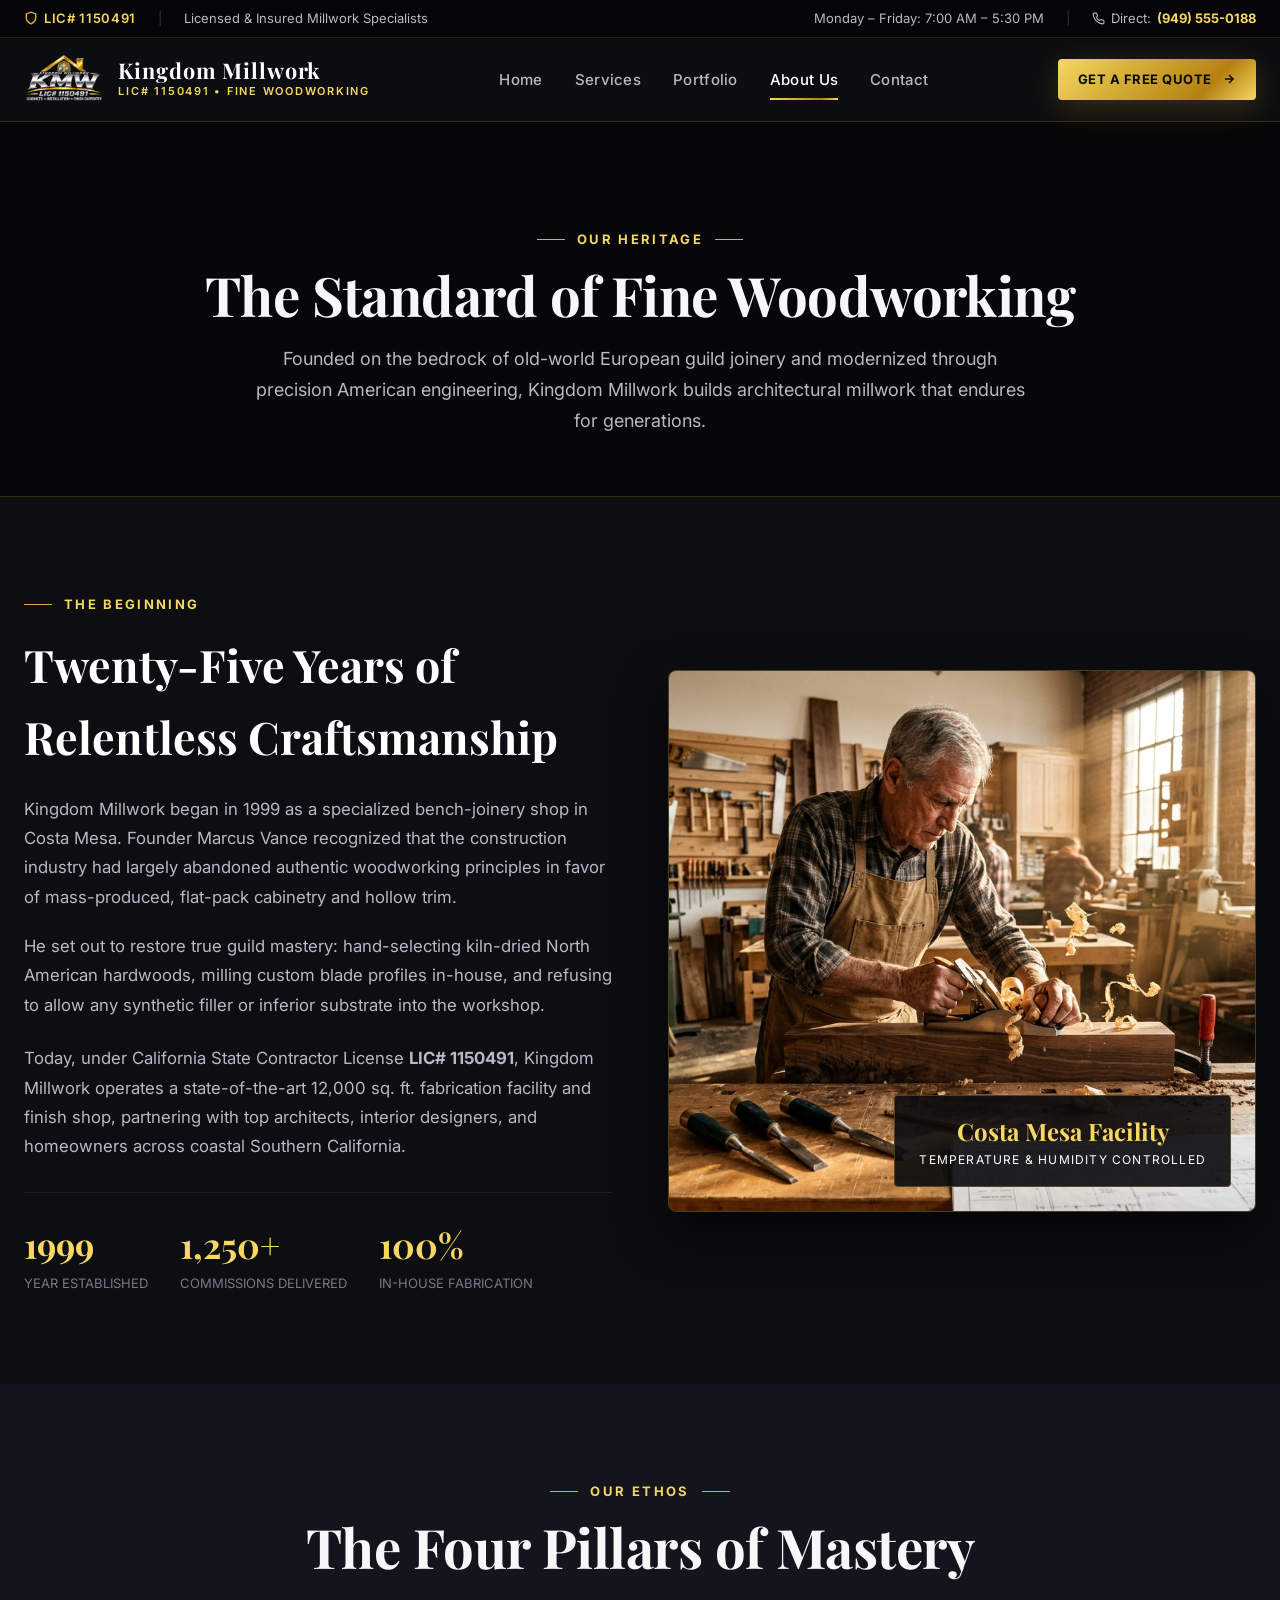
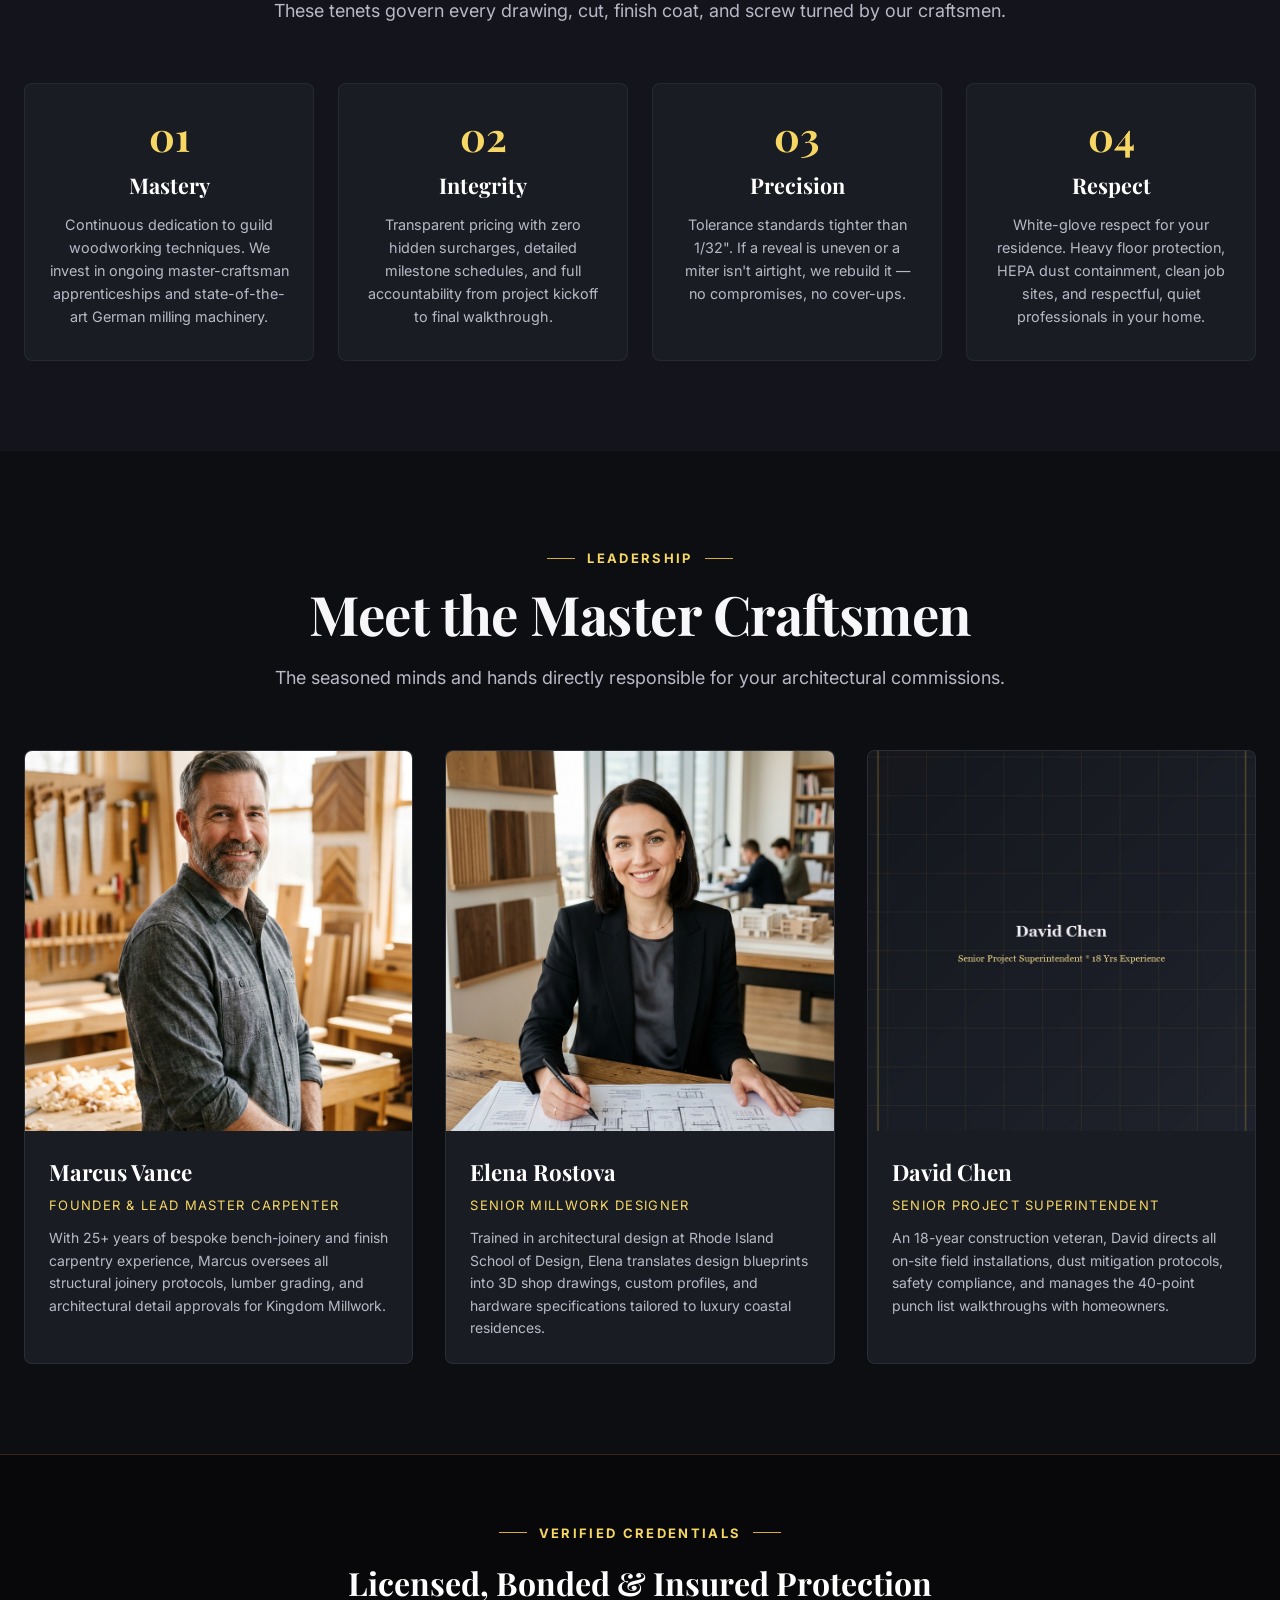
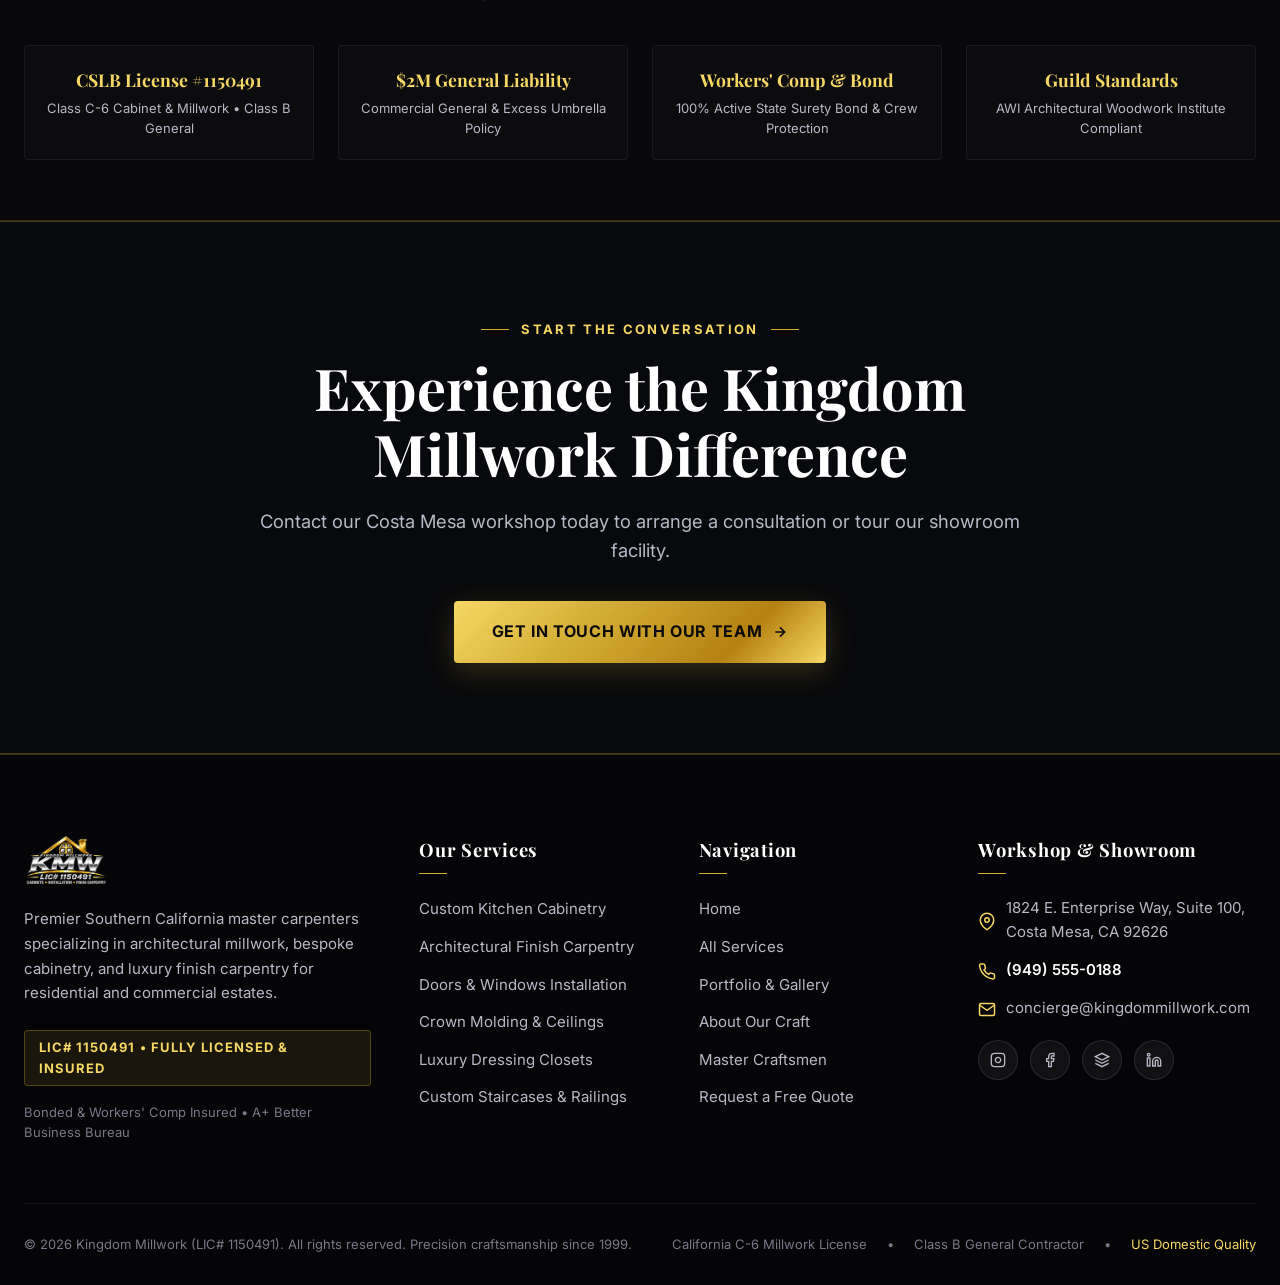
<file: about.html>
<!DOCTYPE html>
<html lang="en">
<head>
  <meta charset="UTF-8">
  <meta name="viewport" content="width=device-width, initial-scale=1.0">
  <meta http-equiv="X-UA-Compatible" content="ie=edge">

  <title>About Our Heritage & Master Craftsmen | Kingdom Millwork</title>
  <meta name="description" content="Learn about Kingdom Millwork's 25-year heritage of master finish carpentry, custom cabinetry, and precision joinery in Southern California. LIC# 1150491.">
  <meta name="keywords" content="finish carpentry, custom cabinets, architectural millwork, crown molding, door installation, trim carpentry, kitchen cabinets, California contractor LIC# 1150491">
  <meta name="author" content="Kingdom Millwork">

  <!-- Open Graph / Facebook -->
  <meta property="og:type" content="website">
  <meta property="og:title" content="Kingdom Millwork | Architectural Millwork & Custom Cabinetry">
  <meta property="og:description" content="Mastery in Every Cut. Distinction in Every Detail. State Licensed LIC# 1150491. Serving luxury residences throughout Southern California.">
  <meta property="og:image" content="static/images/hero-luxury-kitchen.jpg">
  <meta property="og:site_name" content="Kingdom Millwork">

  <!-- Twitter -->
  <meta name="twitter:card" content="summary_large_image">
  <meta name="twitter:title" content="Kingdom Millwork | Architectural Millwork & Cabinetry">
  <meta name="twitter:description" content="Mastery in Every Cut. Distinction in Every Detail.">
  <meta name="twitter:image" content="static/images/hero-luxury-kitchen.jpg">

  <!-- Favicon -->
  <link rel="icon" type="image/png" href="static/images/favicon.png">
  <link rel="apple-touch-icon" href="static/images/favicon.png">

  <!-- Google Fonts: Playfair Display (Serif) & Inter (Sans) -->
  <link rel="preconnect" href="https://fonts.googleapis.com">
  <link rel="preconnect" href="https://fonts.gstatic.com" crossorigin>
  <link href="https://fonts.googleapis.com/css2?family=Inter:wght@300;400;500;600;700&family=Playfair+Display:ital,wght@0,400;0,600;0,700;0,900;1,400;1,600&display=swap" rel="stylesheet">

  <!-- Core Stylesheet -->
  <link rel="stylesheet" href="static/css/style.css">

  <!-- LocalBusiness Schema.org JSON-LD -->
  <script type="application/ld+json">
  {
    "@context": "https://schema.org",
    "@type": "HomeAndConstructionBusiness",
    "name": "Kingdom Millwork",
    "alternateName": "KMW",
    "image": "static/images/hero-luxury-kitchen.jpg",
    "logo": "static/images/logo-transparent.png",
    "telephone": "(949) 555-0188",
    "email": "concierge@kingdommillwork.com",
    "priceRange": "$$$$",
    "address": {
      "@type": "PostalAddress",
      "streetAddress": "1824 E. Enterprise Way, Suite 100",
      "addressLocality": "Costa Mesa",
      "addressRegion": "CA",
      "postalCode": "92626",
      "addressCountry": "US"
    },
    "geo": {
      "@type": "GeoCoordinates",
      "latitude": 33.6411,
      "longitude": -117.9187
    },
    "openingHoursSpecification": [
      {
        "@type": "OpeningHoursSpecification",
        "dayOfWeek": ["Monday", "Tuesday", "Wednesday", "Thursday", "Friday"],
        "opens": "07:00",
        "closes": "17:30"
      },
      {
        "@type": "OpeningHoursSpecification",
        "dayOfWeek": ["Saturday"],
        "opens": "08:00",
        "closes": "14:00"
      }
    ],
    "hasCredential": {
      "@type": "EducationalOccupationalCredential",
      "credentialCategory": "license",
      "name": "California State Licensed C-6 Millwork & Class B General Contractor",
      "recognizedBy": {
        "@type": "AdministrativeArea",
        "name": "California Contractors State License Board"
      }
    },
    "areaServed": [
      "Newport Beach",
      "Corona del Mar",
      "Laguna Beach",
      "Newport Coast",
      "Irvine & Shady Canyon",
      "Costa Mesa",
      "Dana Point",
      "San Clemente",
      "Huntington Beach",
      "Pasadena & San Marino",
      "Beverly Hills & Bel-Air",
      "Manhattan Beach"
    ]
  }
  </script>
</head>
<body>

  <!-- Top Notification / Credentials Bar -->
  <div class="topbar">
    <div class="container topbar-content">
      <div class="topbar-left">
        <span class="topbar-badge">
          <svg width="14" height="14" viewBox="0 0 24 24" fill="none" stroke="currentColor" stroke-width="2.5"><path d="M12 22s8-4 8-10V5l-8-3-8 3v7c0 6 8 10 8 10z"/></svg>
          LIC# 1150491
        </span>
        <span style="color: rgba(255,255,255,0.2);">|</span>
        <span>Licensed & Insured Millwork Specialists</span>
      </div>
      <div class="topbar-right">
        <span class="topbar-hours">Monday – Friday: 7:00 AM – 5:30 PM</span>
        <span style="color: rgba(255,255,255,0.2);">|</span>
        <a href="tel:+19495550188" class="topbar-link">
          <svg width="13" height="13" viewBox="0 0 24 24" fill="none" stroke="currentColor" stroke-width="2"><path d="M22 16.92v3a2 2 0 0 1-2.18 2 19.79 19.79 0 0 1-8.63-3.07 19.5 19.5 0 0 1-6-6 19.79 19.79 0 0 1-3.07-8.67A2 2 0 0 1 4.11 2h3a2 2 0 0 1 2 1.72 12.84 12.84 0 0 0 .7 2.81 2 2 0 0 1-.45 2.11L8.09 9.91a16 16 0 0 0 6 6l1.27-1.27a2 2 0 0 1 2.11-.45 12.84 12.84 0 0 0 2.81.7A2 2 0 0 1 22 16.92z"/></svg>
          Direct: <strong style="color: var(--gold-light);">(949) 555-0188</strong>
        </a>
      </div>
    </div>
  </div>

  <!-- Sticky Luxury Header -->
  <header class="header">
    <div class="container header-inner">
      <a href="index.html" class="logo-brand" aria-label="Kingdom Millwork Home">
        <img src="static/images/logo-transparent.png" alt="Kingdom Millwork Logo" class="logo-img">
        <div class="logo-text-group">
          <span class="logo-name">Kingdom Millwork</span>
          <span class="logo-sub">LIC# 1150491 • FINE WOODWORKING</span>
        </div>
      </a>

      <!-- Desktop Navigation Menu -->
      <nav class="nav-desktop" aria-label="Main Navigation">
        <a href="index.html" class="nav-link">Home</a>
        <a href="services.html" class="nav-link">Services</a>
        <a href="portfolio.html" class="nav-link">Portfolio</a>
        <a href="about.html" class="nav-link active">About Us</a>
        <a href="contact.html" class="nav-link">Contact</a>
      </nav>

      <div class="header-actions">
        <a href="contact.html" class="btn btn-primary btn-sm header-cta-btn">
          <span>Get a Free Quote</span>
          <svg width="14" height="14" viewBox="0 0 24 24" fill="none" stroke="currentColor" stroke-width="2.5"><line x1="5" y1="12" x2="19" y2="12"/><polyline points="12 5 19 12 12 19"/></svg>
        </a>

        <!-- Hamburger Button for Mobile -->
        <button class="hamburger-btn" aria-label="Toggle navigation menu" aria-expanded="false">
          <span class="hamburger-line"></span>
          <span class="hamburger-line"></span>
          <span class="hamburger-line"></span>
        </button>
      </div>
    </div>
  </header>

  <!-- Mobile Slide-in Drawer -->
  <div class="mobile-nav-backdrop"></div>
  <aside class="mobile-nav-drawer" aria-label="Mobile Navigation Drawer">
    <div>
      <div style="display: flex; align-items: center; gap: 12px; margin-bottom: 32px;">
        <img src="static/images/logo-transparent.png" alt="Kingdom Millwork" style="height: 48px; width: auto;">
        <div>
          <div style="font-family: var(--font-serif); font-weight: 700; color: #FFF; font-size: 1.15rem;">Kingdom Millwork</div>
          <div style="color: var(--gold-light); font-size: 0.75rem; letter-spacing: 0.08em;">LIC# 1150491</div>
        </div>
      </div>

      <nav class="mobile-nav-list">
        <a href="index.html" class="mobile-nav-link">
          <span>Home</span>
          <svg width="18" height="18" viewBox="0 0 24 24" fill="none" stroke="currentColor" stroke-width="2"><polyline points="9 18 15 12 9 6"/></svg>
        </a>
        <a href="services.html" class="mobile-nav-link">
          <span>Services</span>
          <svg width="18" height="18" viewBox="0 0 24 24" fill="none" stroke="currentColor" stroke-width="2"><polyline points="9 18 15 12 9 6"/></svg>
        </a>
        <a href="portfolio.html" class="mobile-nav-link">
          <span>Portfolio</span>
          <svg width="18" height="18" viewBox="0 0 24 24" fill="none" stroke="currentColor" stroke-width="2"><polyline points="9 18 15 12 9 6"/></svg>
        </a>
        <a href="about.html" class="mobile-nav-link active">
          <span>About Us</span>
          <svg width="18" height="18" viewBox="0 0 24 24" fill="none" stroke="currentColor" stroke-width="2"><polyline points="9 18 15 12 9 6"/></svg>
        </a>
        <a href="contact.html" class="mobile-nav-link">
          <span>Contact & Quote</span>
          <svg width="18" height="18" viewBox="0 0 24 24" fill="none" stroke="currentColor" stroke-width="2"><polyline points="9 18 15 12 9 6"/></svg>
        </a>
      </nav>
    </div>

    <div class="mobile-nav-footer">
      <a href="tel:+19495550188" class="btn btn-secondary" style="width: 100%;">
        <svg width="16" height="16" viewBox="0 0 24 24" fill="none" stroke="currentColor" stroke-width="2"><path d="M22 16.92v3a2 2 0 0 1-2.18 2 19.79 19.79 0 0 1-8.63-3.07 19.5 19.5 0 0 1-6-6 19.79 19.79 0 0 1-3.07-8.67A2 2 0 0 1 4.11 2h3a2 2 0 0 1 2 1.72 12.84 12.84 0 0 0 .7 2.81 2 2 0 0 1-.45 2.11L8.09 9.91a16 16 0 0 0 6 6l1.27-1.27a2 2 0 0 1 2.11-.45 12.84 12.84 0 0 0 2.81.7A2 2 0 0 1 22 16.92z"/></svg>
        <span>Call: (949) 555-0188</span>
      </a>
      <a href="contact.html" class="btn btn-primary" style="width: 100%;">
        <span>Request Free Quote</span>
      </a>
      <div style="font-size: 0.75rem; color: var(--text-muted); text-align: center; margin-top: 10px;">
        California State Licensed C-6 Millwork & Class B General Contractor
      </div>
    </div>
  </aside>

  <!-- Page Content Injection -->
  <main>
    <!-- HERO / PAGE HEADER -->
    <section style="padding: 100px 0 60px; background: var(--bg-darkest); border-bottom: 1px solid rgba(212, 175, 55, 0.2); text-align: center;">
      <div class="container">
        <div class="section-eyebrow">Our Heritage</div>
        <h1 class="section-title">The Standard of Fine Woodworking</h1>
        <p class="section-desc" style="max-width: 780px; margin: 0 auto;">
          Founded on the bedrock of old-world European guild joinery and modernized through precision American engineering, Kingdom Millwork builds architectural millwork that endures for generations.
        </p>
      </div>
    </section>

    <!-- STORY SECTION WITH WORKSHOP IMAGE -->
    <section style="padding: 90px 0; background: var(--bg-dark);">
      <div class="container">
        <div class="about-story-grid">
          <div>
            <div class="section-eyebrow no-after">The Beginning</div>
            <h2 style="font-family: var(--font-serif); font-size: clamp(2rem, 3.5vw, 2.8rem); font-weight: 700; color: #FFF; margin-bottom: 22px;">
              Twenty-Five Years of Relentless Craftsmanship
            </h2>
            <p style="font-size: 1.05rem; color: var(--text-secondary); line-height: 1.75; margin-bottom: 20px;">
              Kingdom Millwork began in 1999 as a specialized bench-joinery shop in Costa Mesa. Founder Marcus Vance recognized that the construction industry had largely abandoned authentic woodworking principles in favor of mass-produced, flat-pack cabinetry and hollow trim.
            </p>
            <p style="font-size: 1.05rem; color: var(--text-secondary); line-height: 1.75; margin-bottom: 24px;">
              He set out to restore true guild mastery: hand-selecting kiln-dried North American hardwoods, milling custom blade profiles in-house, and refusing to allow any synthetic filler or inferior substrate into the workshop.
            </p>
            <p style="font-size: 1.05rem; color: var(--text-secondary); line-height: 1.75; margin-bottom: 30px;">
              Today, under California State Contractor License <strong>LIC# 1150491</strong>, Kingdom Millwork operates a state-of-the-art 12,000 sq. ft. fabrication facility and finish shop, partnering with top architects, interior designers, and homeowners across coastal Southern California.
            </p>

            <div style="display: flex; gap: 32px; border-top: 1px solid rgba(255,255,255,0.08); padding-top: 24px;">
              <div>
                <div style="font-family: var(--font-serif); font-size: 2.2rem; font-weight: 700; color: var(--gold-light);">1999</div>
                <div style="font-size: 0.8125rem; text-transform: uppercase; color: var(--text-muted);">Year Established</div>
              </div>
              <div>
                <div style="font-family: var(--font-serif); font-size: 2.2rem; font-weight: 700; color: var(--gold-light);">1,250+</div>
                <div style="font-size: 0.8125rem; text-transform: uppercase; color: var(--text-muted);">Commissions Delivered</div>
              </div>
              <div>
                <div style="font-family: var(--font-serif); font-size: 2.2rem; font-weight: 700; color: var(--gold-light);">100%</div>
                <div style="font-size: 0.8125rem; text-transform: uppercase; color: var(--text-muted);">In-House Fabrication</div>
              </div>
            </div>
          </div>

          <div class="about-img-box">
            <img src="static/images/about-workshop.jpg" alt="Kingdom Millwork Artisan Woodworking Workshop" style="width: 100%; height: 540px; object-fit: cover;">
            <div class="about-img-badge">
              <div style="font-family: var(--font-serif); font-size: 1.5rem; font-weight: 700; color: var(--gold-light);">Costa Mesa Facility</div>
              <div style="font-size: 0.75rem; letter-spacing: 0.1em; text-transform: uppercase; color: #FFF;">Temperature & Humidity Controlled</div>
            </div>
          </div>
        </div>
      </div>
    </section>

    <!-- VALUES SECTION -->
    <section style="padding: 90px 0; background: var(--bg-surface);">
      <div class="container">
        <div class="section-header text-center">
          <div class="section-eyebrow">Our Ethos</div>
          <h2 class="section-title">The Four Pillars of Mastery</h2>
          <p class="section-desc">
            These tenets govern every drawing, cut, finish coat, and screw turned by our craftsmen.
          </p>
        </div>

        <div class="about-values-grid">
          <div class="value-card">
            <div class="value-number">01</div>
            <h3 style="font-family: var(--font-serif); font-size: 1.35rem; font-weight: 700; color: #FFF; margin-bottom: 10px;">Mastery</h3>
            <p style="font-size: 0.9rem; color: var(--text-secondary); line-height: 1.6;">
              Continuous dedication to guild woodworking techniques. We invest in ongoing master-craftsman apprenticeships and state-of-the-art German milling machinery.
            </p>
          </div>

          <div class="value-card">
            <div class="value-number">02</div>
            <h3 style="font-family: var(--font-serif); font-size: 1.35rem; font-weight: 700; color: #FFF; margin-bottom: 10px;">Integrity</h3>
            <p style="font-size: 0.9rem; color: var(--text-secondary); line-height: 1.6;">
              Transparent pricing with zero hidden surcharges, detailed milestone schedules, and full accountability from project kickoff to final walkthrough.
            </p>
          </div>

          <div class="value-card">
            <div class="value-number">03</div>
            <h3 style="font-family: var(--font-serif); font-size: 1.35rem; font-weight: 700; color: #FFF; margin-bottom: 10px;">Precision</h3>
            <p style="font-size: 0.9rem; color: var(--text-secondary); line-height: 1.6;">
              Tolerance standards tighter than 1/32". If a reveal is uneven or a miter isn't airtight, we rebuild it — no compromises, no cover-ups.
            </p>
          </div>

          <div class="value-card">
            <div class="value-number">04</div>
            <h3 style="font-family: var(--font-serif); font-size: 1.35rem; font-weight: 700; color: #FFF; margin-bottom: 10px;">Respect</h3>
            <p style="font-size: 0.9rem; color: var(--text-secondary); line-height: 1.6;">
              White-glove respect for your residence. Heavy floor protection, HEPA dust containment, clean job sites, and respectful, quiet professionals in your home.
            </p>
          </div>
        </div>
      </div>
    </section>

    <!-- TEAM SECTION -->
    <section id="craftsmen" style="padding: 90px 0; background: var(--bg-dark);">
      <div class="container">
        <div class="section-header text-center">
          <div class="section-eyebrow">Leadership</div>
          <h2 class="section-title">Meet the Master Craftsmen</h2>
          <p class="section-desc">
            The seasoned minds and hands directly responsible for your architectural commissions.
          </p>
        </div>

        <div class="team-grid">
          <div class="team-card">
            <div class="team-img-wrap">
              <img src="static/images/team-marcus.jpg" alt="Marcus Vance, Founder and Lead Master Carpenter" class="team-img">
            </div>
            <div class="team-info">
              <h3 class="team-name">Marcus Vance</h3>
              <div class="team-role">Founder & Lead Master Carpenter</div>
              <p class="team-bio">
                With 25+ years of bespoke bench-joinery and finish carpentry experience, Marcus oversees all structural joinery protocols, lumber grading, and architectural detail approvals for Kingdom Millwork.
              </p>
            </div>
          </div>

          <div class="team-card">
            <div class="team-img-wrap">
              <img src="static/images/team-elena.jpg" alt="Elena Rostova, Senior Architectural Millwork Designer" class="team-img">
            </div>
            <div class="team-info">
              <h3 class="team-name">Elena Rostova</h3>
              <div class="team-role">Senior Millwork Designer</div>
              <p class="team-bio">
                Trained in architectural design at Rhode Island School of Design, Elena translates design blueprints into 3D shop drawings, custom profiles, and hardware specifications tailored to luxury coastal residences.
              </p>
            </div>
          </div>

          <div class="team-card">
            <div class="team-img-wrap">
              <img src="static/images/team-david.jpg" alt="David Chen, Senior Project Superintendent" class="team-img">
            </div>
            <div class="team-info">
              <h3 class="team-name">David Chen</h3>
              <div class="team-role">Senior Project Superintendent</div>
              <p class="team-bio">
                An 18-year construction veteran, David directs all on-site field installations, dust mitigation protocols, safety compliance, and manages the 40-point punch list walkthroughs with homeowners.
              </p>
            </div>
          </div>
        </div>
      </div>
    </section>

    <!-- LICENSING, CERTIFICATIONS & CREDENTIALS -->
    <section class="certifications-section">
      <div class="container">
        <div class="section-header text-center" style="margin-bottom: 36px;">
          <div class="section-eyebrow">Verified Credentials</div>
          <h2 style="font-family: var(--font-serif); font-size: 2rem; font-weight: 700; color: #FFF;">
            Licensed, Bonded & Insured Protection
          </h2>
        </div>

        <div class="cert-grid">
          <div class="cert-card">
            <div class="cert-title">CSLB License #1150491</div>
            <div class="cert-meta">Class C-6 Cabinet & Millwork • Class B General</div>
          </div>
          <div class="cert-card">
            <div class="cert-title">$2M General Liability</div>
            <div class="cert-meta">Commercial General & Excess Umbrella Policy</div>
          </div>
          <div class="cert-card">
            <div class="cert-title">Workers' Comp & Bond</div>
            <div class="cert-meta">100% Active State Surety Bond & Crew Protection</div>
          </div>
          <div class="cert-card">
            <div class="cert-title">Guild Standards</div>
            <div class="cert-meta">AWI Architectural Woodwork Institute Compliant</div>
          </div>
        </div>
      </div>
    </section>

    <!-- CALL TO ACTION BANNER -->
    <section class="cta-banner-section">
      <div class="container cta-banner-inner">
        <div class="section-eyebrow">Start the Conversation</div>
        <h2 class="cta-banner-title">Experience the Kingdom Millwork Difference</h2>
        <p class="cta-banner-desc">
          Contact our Costa Mesa workshop today to arrange a consultation or tour our showroom facility.
        </p>
        <a href="contact.html" class="btn btn-primary btn-lg">
          <span>Get in Touch with Our Team</span>
          <svg width="16" height="16" viewBox="0 0 24 24" fill="none" stroke="currentColor" stroke-width="2.5"><line x1="5" y1="12" x2="19" y2="12"/><polyline points="12 5 19 12 12 19"/></svg>
        </a>
      </div>
    </section>
  </main>

  <!-- Global Footer -->
  <footer class="footer">
    <div class="container">
      <div class="footer-grid">
        <div>
          <a href="index.html" class="logo-brand" style="margin-bottom: 18px;">
            <img src="static/images/logo-transparent.png" alt="Kingdom Millwork" style="height: 54px; width: auto;">
          </a>
          <p class="footer-about-text">
            Premier Southern California master carpenters specializing in architectural millwork, bespoke cabinetry, and luxury finish carpentry for residential and commercial estates.
          </p>
          <div class="footer-license-box">
            LIC# 1150491 • FULLY LICENSED & INSURED
          </div>
          <div style="margin-top: 16px; font-size: 0.8125rem; color: var(--text-muted);">
            Bonded & Workers' Comp Insured • A+ Better Business Bureau
          </div>
        </div>

        <div>
          <h4 class="footer-col-title">Our Services</h4>
          <ul class="footer-links-list">
            <li><a href="services.html#cabinets" class="footer-link">Custom Kitchen Cabinetry</a></li>
            <li><a href="services.html#finish-carpentry" class="footer-link">Architectural Finish Carpentry</a></li>
            <li><a href="services.html#installation" class="footer-link">Doors & Windows Installation</a></li>
            <li><a href="services.html#finish-carpentry" class="footer-link">Crown Molding & Ceilings</a></li>
            <li><a href="services.html#cabinets" class="footer-link">Luxury Dressing Closets</a></li>
            <li><a href="services.html#installation" class="footer-link">Custom Staircases & Railings</a></li>
          </ul>
        </div>

        <div>
          <h4 class="footer-col-title">Navigation</h4>
          <ul class="footer-links-list">
            <li><a href="index.html" class="footer-link">Home</a></li>
            <li><a href="services.html" class="footer-link">All Services</a></li>
            <li><a href="portfolio.html" class="footer-link">Portfolio & Gallery</a></li>
            <li><a href="about.html" class="footer-link">About Our Craft</a></li>
            <li><a href="about.html#craftsmen" class="footer-link">Master Craftsmen</a></li>
            <li><a href="contact.html" class="footer-link">Request a Free Quote</a></li>
          </ul>
        </div>

        <div>
          <h4 class="footer-col-title">Workshop & Showroom</h4>
          <div style="display: flex; flex-direction: column; gap: 14px; font-size: 0.9375rem; color: var(--text-secondary);">
            <div style="display: flex; gap: 10px;">
              <svg width="18" height="18" viewBox="0 0 24 24" fill="none" stroke="var(--gold-light)" stroke-width="2" style="flex-shrink: 0; margin-top: 3px;"><path d="M21 10c0 7-9 13-9 13s-9-6-9-13a9 9 0 0 1 18 0z"/><circle cx="12" cy="10" r="3"/></svg>
              <span>1824 E. Enterprise Way, Suite 100, Costa Mesa, CA 92626</span>
            </div>
            <div style="display: flex; gap: 10px;">
              <svg width="18" height="18" viewBox="0 0 24 24" fill="none" stroke="var(--gold-light)" stroke-width="2" style="flex-shrink: 0; margin-top: 3px;"><path d="M22 16.92v3a2 2 0 0 1-2.18 2 19.79 19.79 0 0 1-8.63-3.07 19.5 19.5 0 0 1-6-6 19.79 19.79 0 0 1-3.07-8.67A2 2 0 0 1 4.11 2h3a2 2 0 0 1 2 1.72 12.84 12.84 0 0 0 .7 2.81 2 2 0 0 1-.45 2.11L8.09 9.91a16 16 0 0 0 6 6l1.27-1.27a2 2 0 0 1 2.11-.45 12.84 12.84 0 0 0 2.81.7A2 2 0 0 1 22 16.92z"/></svg>
              <a href="tel:+19495550188" style="color: #FFF; font-weight: 600;">(949) 555-0188</a>
            </div>
            <div style="display: flex; gap: 10px;">
              <svg width="18" height="18" viewBox="0 0 24 24" fill="none" stroke="var(--gold-light)" stroke-width="2" style="flex-shrink: 0; margin-top: 3px;"><path d="M4 4h16c1.1 0 2 .9 2 2v12c0 1.1-.9 2-2 2H4c-1.1 0-2-.9-2-2V6c0-1.1.9-2 2-2z"/><polyline points="22,6 12,13 2,6"/></svg>
              <a href="mailto:concierge@kingdommillwork.com" style="color: var(--text-secondary);">concierge@kingdommillwork.com</a>
            </div>
          </div>

          <div class="footer-social-row">
            <a href="https://instagram.com/kingdommillwork" target="_blank" rel="noopener noreferrer" class="social-icon-btn" aria-label="Instagram">
              <svg width="16" height="16" viewBox="0 0 24 24" fill="none" stroke="currentColor" stroke-width="2"><rect x="2" y="2" width="20" height="20" rx="5" ry="5"/><path d="M16 11.37A4 4 0 1 1 12.63 8 4 4 0 0 1 16 11.37z"/><line x1="17.5" y1="6.5" x2="17.51" y2="6.5"/></svg>
            </a>
            <a href="https://facebook.com/kingdommillwork" target="_blank" rel="noopener noreferrer" class="social-icon-btn" aria-label="Facebook">
              <svg width="16" height="16" viewBox="0 0 24 24" fill="none" stroke="currentColor" stroke-width="2"><path d="M18 2h-3a5 5 0 0 0-5 5v3H7v4h3v8h4v-8h3l1-4h-4V7a1 1 0 0 1 1-1h3z"/></svg>
            </a>
            <a href="https://houzz.com/pro/kingdommillwork" target="_blank" rel="noopener noreferrer" class="social-icon-btn" aria-label="Houzz">
              <svg width="16" height="16" viewBox="0 0 24 24" fill="none" stroke="currentColor" stroke-width="2"><polygon points="12 2 2 7 12 12 22 7 12 2"/><polyline points="2 17 12 22 22 17"/><polyline points="2 12 12 17 22 12"/></svg>
            </a>
            <a href="https://linkedin.com/company/kingdommillwork" target="_blank" rel="noopener noreferrer" class="social-icon-btn" aria-label="LinkedIn">
              <svg width="16" height="16" viewBox="0 0 24 24" fill="none" stroke="currentColor" stroke-width="2"><path d="M16 8a6 6 0 0 1 6 6v7h-4v-7a2 2 0 0 0-2-2 2 2 0 0 0-2 2v7h-4v-7a6 6 0 0 1 6-6z"/><rect x="2" y="9" width="4" height="12"/><circle cx="4" cy="4" r="2"/></svg>
            </a>
          </div>
        </div>
      </div>

      <div class="footer-bottom">
        <div>
          &copy; 2026 Kingdom Millwork (LIC# 1150491). All rights reserved. Precision craftsmanship since 1999.
        </div>
        <div style="display: flex; gap: 20px;">
          <span>California C-6 Millwork License</span>
          <span>•</span>
          <span>Class B General Contractor</span>
          <span>•</span>
          <span style="color: var(--gold-light);">US Domestic Quality</span>
        </div>
      </div>
    </div>
  </footer>

  <!-- Back to Top Button -->
  <button class="back-to-top" aria-label="Back to top">
    <svg width="20" height="20" viewBox="0 0 24 24" fill="none" stroke="currentColor" stroke-width="2.5"><polyline points="18 15 12 9 6 15"/></svg>
  </button>

  <!-- Scripts -->
  <script src="static/js/main.js"></script>
</body>
</html>
</file>
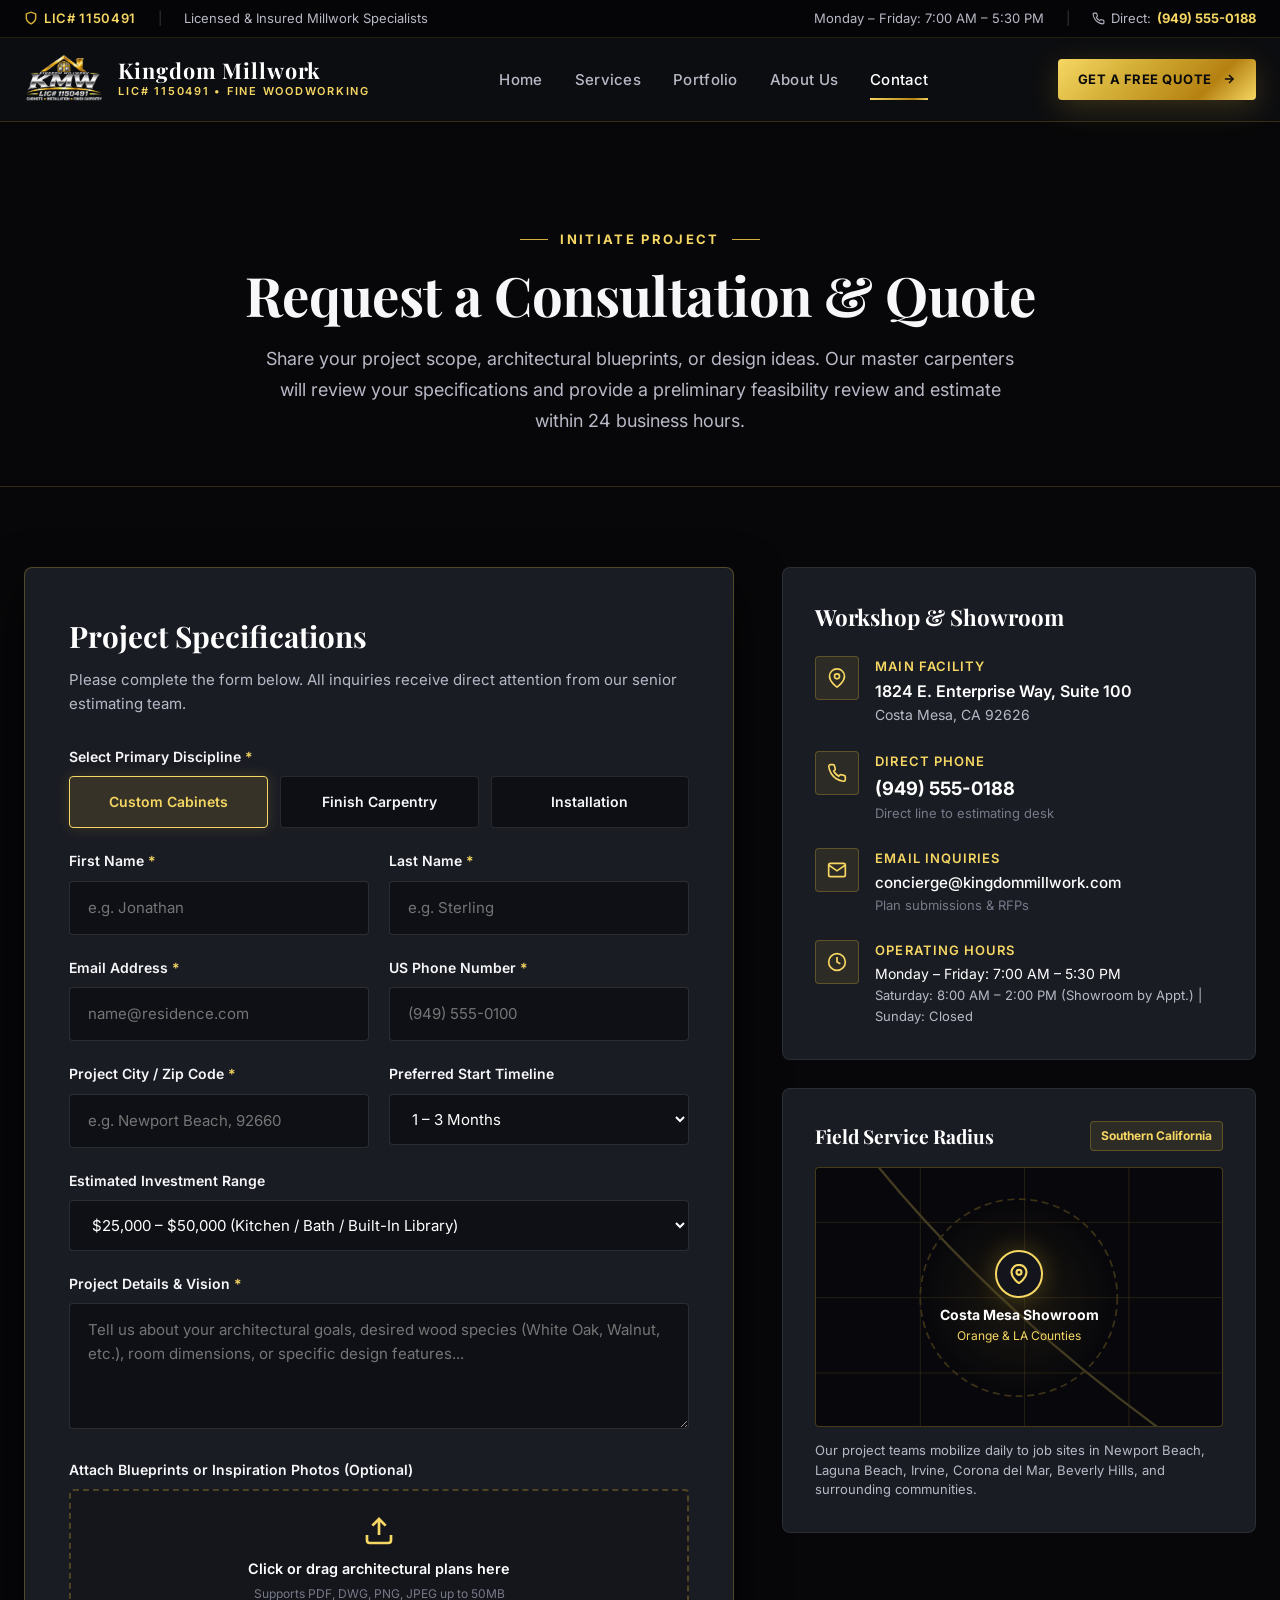
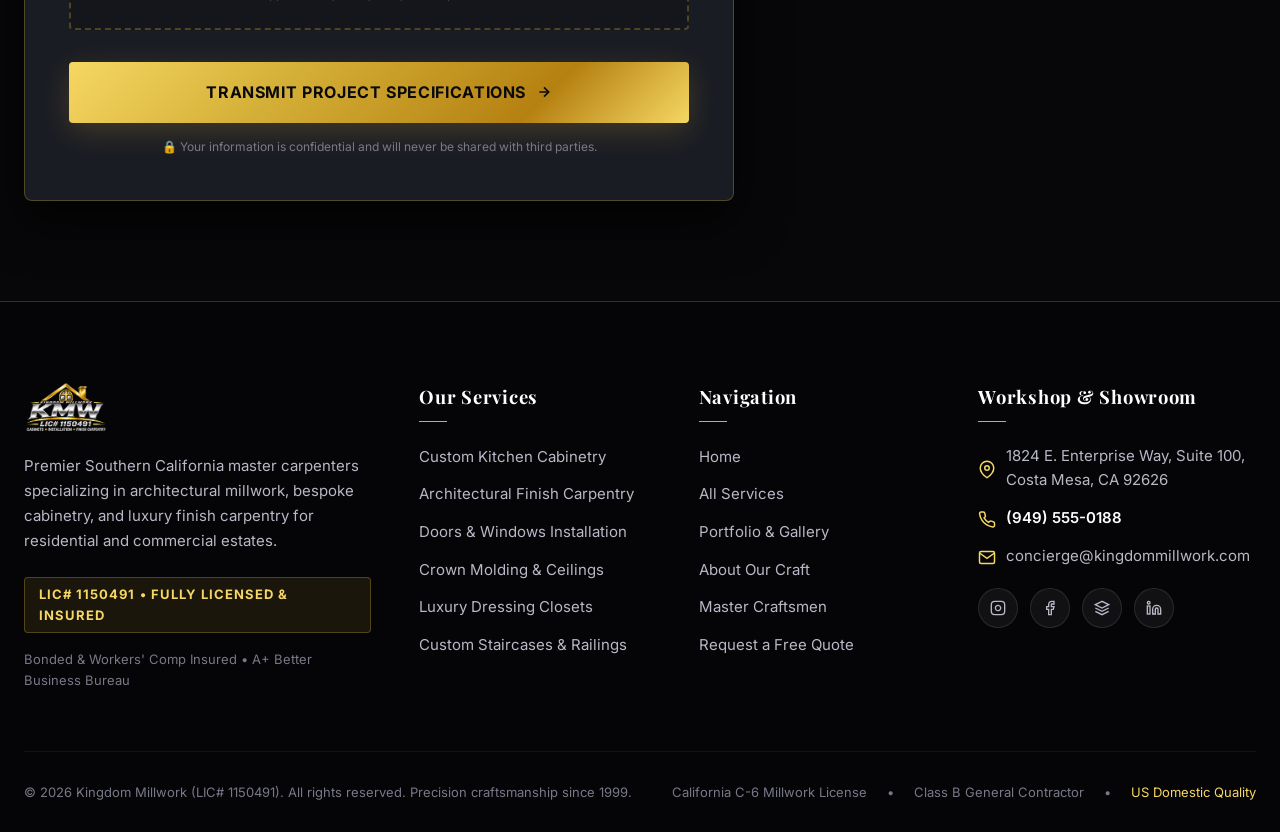
<file: contact.html>
<!DOCTYPE html>
<html lang="en">
<head>
  <meta charset="UTF-8">
  <meta name="viewport" content="width=device-width, initial-scale=1.0">
  <meta http-equiv="X-UA-Compatible" content="ie=edge">

  <title>Request a Quote & Consultation | Kingdom Millwork</title>
  <meta name="description" content="Request a custom cabinetry, finish carpentry, or installation quote from Kingdom Millwork (LIC# 1150491) in Costa Mesa, CA. Transparent pricing and white-glove service.">
  <meta name="keywords" content="finish carpentry, custom cabinets, architectural millwork, crown molding, door installation, trim carpentry, kitchen cabinets, California contractor LIC# 1150491">
  <meta name="author" content="Kingdom Millwork">

  <!-- Open Graph / Facebook -->
  <meta property="og:type" content="website">
  <meta property="og:title" content="Kingdom Millwork | Architectural Millwork & Custom Cabinetry">
  <meta property="og:description" content="Mastery in Every Cut. Distinction in Every Detail. State Licensed LIC# 1150491. Serving luxury residences throughout Southern California.">
  <meta property="og:image" content="static/images/hero-luxury-kitchen.jpg">
  <meta property="og:site_name" content="Kingdom Millwork">

  <!-- Twitter -->
  <meta name="twitter:card" content="summary_large_image">
  <meta name="twitter:title" content="Kingdom Millwork | Architectural Millwork & Cabinetry">
  <meta name="twitter:description" content="Mastery in Every Cut. Distinction in Every Detail.">
  <meta name="twitter:image" content="static/images/hero-luxury-kitchen.jpg">

  <!-- Favicon -->
  <link rel="icon" type="image/png" href="static/images/favicon.png">
  <link rel="apple-touch-icon" href="static/images/favicon.png">

  <!-- Google Fonts: Playfair Display (Serif) & Inter (Sans) -->
  <link rel="preconnect" href="https://fonts.googleapis.com">
  <link rel="preconnect" href="https://fonts.gstatic.com" crossorigin>
  <link href="https://fonts.googleapis.com/css2?family=Inter:wght@300;400;500;600;700&family=Playfair+Display:ital,wght@0,400;0,600;0,700;0,900;1,400;1,600&display=swap" rel="stylesheet">

  <!-- Core Stylesheet -->
  <link rel="stylesheet" href="static/css/style.css">

  <!-- LocalBusiness Schema.org JSON-LD -->
  <script type="application/ld+json">
  {
    "@context": "https://schema.org",
    "@type": "HomeAndConstructionBusiness",
    "name": "Kingdom Millwork",
    "alternateName": "KMW",
    "image": "static/images/hero-luxury-kitchen.jpg",
    "logo": "static/images/logo-transparent.png",
    "telephone": "(949) 555-0188",
    "email": "concierge@kingdommillwork.com",
    "priceRange": "$$$$",
    "address": {
      "@type": "PostalAddress",
      "streetAddress": "1824 E. Enterprise Way, Suite 100",
      "addressLocality": "Costa Mesa",
      "addressRegion": "CA",
      "postalCode": "92626",
      "addressCountry": "US"
    },
    "geo": {
      "@type": "GeoCoordinates",
      "latitude": 33.6411,
      "longitude": -117.9187
    },
    "openingHoursSpecification": [
      {
        "@type": "OpeningHoursSpecification",
        "dayOfWeek": ["Monday", "Tuesday", "Wednesday", "Thursday", "Friday"],
        "opens": "07:00",
        "closes": "17:30"
      },
      {
        "@type": "OpeningHoursSpecification",
        "dayOfWeek": ["Saturday"],
        "opens": "08:00",
        "closes": "14:00"
      }
    ],
    "hasCredential": {
      "@type": "EducationalOccupationalCredential",
      "credentialCategory": "license",
      "name": "California State Licensed C-6 Millwork & Class B General Contractor",
      "recognizedBy": {
        "@type": "AdministrativeArea",
        "name": "California Contractors State License Board"
      }
    },
    "areaServed": [
      "Newport Beach",
      "Corona del Mar",
      "Laguna Beach",
      "Newport Coast",
      "Irvine & Shady Canyon",
      "Costa Mesa",
      "Dana Point",
      "San Clemente",
      "Huntington Beach",
      "Pasadena & San Marino",
      "Beverly Hills & Bel-Air",
      "Manhattan Beach"
    ]
  }
  </script>
</head>
<body>

  <!-- Top Notification / Credentials Bar -->
  <div class="topbar">
    <div class="container topbar-content">
      <div class="topbar-left">
        <span class="topbar-badge">
          <svg width="14" height="14" viewBox="0 0 24 24" fill="none" stroke="currentColor" stroke-width="2.5"><path d="M12 22s8-4 8-10V5l-8-3-8 3v7c0 6 8 10 8 10z"/></svg>
          LIC# 1150491
        </span>
        <span style="color: rgba(255,255,255,0.2);">|</span>
        <span>Licensed & Insured Millwork Specialists</span>
      </div>
      <div class="topbar-right">
        <span class="topbar-hours">Monday – Friday: 7:00 AM – 5:30 PM</span>
        <span style="color: rgba(255,255,255,0.2);">|</span>
        <a href="tel:+19495550188" class="topbar-link">
          <svg width="13" height="13" viewBox="0 0 24 24" fill="none" stroke="currentColor" stroke-width="2"><path d="M22 16.92v3a2 2 0 0 1-2.18 2 19.79 19.79 0 0 1-8.63-3.07 19.5 19.5 0 0 1-6-6 19.79 19.79 0 0 1-3.07-8.67A2 2 0 0 1 4.11 2h3a2 2 0 0 1 2 1.72 12.84 12.84 0 0 0 .7 2.81 2 2 0 0 1-.45 2.11L8.09 9.91a16 16 0 0 0 6 6l1.27-1.27a2 2 0 0 1 2.11-.45 12.84 12.84 0 0 0 2.81.7A2 2 0 0 1 22 16.92z"/></svg>
          Direct: <strong style="color: var(--gold-light);">(949) 555-0188</strong>
        </a>
      </div>
    </div>
  </div>

  <!-- Sticky Luxury Header -->
  <header class="header">
    <div class="container header-inner">
      <a href="index.html" class="logo-brand" aria-label="Kingdom Millwork Home">
        <img src="static/images/logo-transparent.png" alt="Kingdom Millwork Logo" class="logo-img">
        <div class="logo-text-group">
          <span class="logo-name">Kingdom Millwork</span>
          <span class="logo-sub">LIC# 1150491 • FINE WOODWORKING</span>
        </div>
      </a>

      <!-- Desktop Navigation Menu -->
      <nav class="nav-desktop" aria-label="Main Navigation">
        <a href="index.html" class="nav-link">Home</a>
        <a href="services.html" class="nav-link">Services</a>
        <a href="portfolio.html" class="nav-link">Portfolio</a>
        <a href="about.html" class="nav-link">About Us</a>
        <a href="contact.html" class="nav-link active">Contact</a>
      </nav>

      <div class="header-actions">
        <a href="contact.html" class="btn btn-primary btn-sm header-cta-btn">
          <span>Get a Free Quote</span>
          <svg width="14" height="14" viewBox="0 0 24 24" fill="none" stroke="currentColor" stroke-width="2.5"><line x1="5" y1="12" x2="19" y2="12"/><polyline points="12 5 19 12 12 19"/></svg>
        </a>

        <!-- Hamburger Button for Mobile -->
        <button class="hamburger-btn" aria-label="Toggle navigation menu" aria-expanded="false">
          <span class="hamburger-line"></span>
          <span class="hamburger-line"></span>
          <span class="hamburger-line"></span>
        </button>
      </div>
    </div>
  </header>

  <!-- Mobile Slide-in Drawer -->
  <div class="mobile-nav-backdrop"></div>
  <aside class="mobile-nav-drawer" aria-label="Mobile Navigation Drawer">
    <div>
      <div style="display: flex; align-items: center; gap: 12px; margin-bottom: 32px;">
        <img src="static/images/logo-transparent.png" alt="Kingdom Millwork" style="height: 48px; width: auto;">
        <div>
          <div style="font-family: var(--font-serif); font-weight: 700; color: #FFF; font-size: 1.15rem;">Kingdom Millwork</div>
          <div style="color: var(--gold-light); font-size: 0.75rem; letter-spacing: 0.08em;">LIC# 1150491</div>
        </div>
      </div>

      <nav class="mobile-nav-list">
        <a href="index.html" class="mobile-nav-link">
          <span>Home</span>
          <svg width="18" height="18" viewBox="0 0 24 24" fill="none" stroke="currentColor" stroke-width="2"><polyline points="9 18 15 12 9 6"/></svg>
        </a>
        <a href="services.html" class="mobile-nav-link">
          <span>Services</span>
          <svg width="18" height="18" viewBox="0 0 24 24" fill="none" stroke="currentColor" stroke-width="2"><polyline points="9 18 15 12 9 6"/></svg>
        </a>
        <a href="portfolio.html" class="mobile-nav-link">
          <span>Portfolio</span>
          <svg width="18" height="18" viewBox="0 0 24 24" fill="none" stroke="currentColor" stroke-width="2"><polyline points="9 18 15 12 9 6"/></svg>
        </a>
        <a href="about.html" class="mobile-nav-link">
          <span>About Us</span>
          <svg width="18" height="18" viewBox="0 0 24 24" fill="none" stroke="currentColor" stroke-width="2"><polyline points="9 18 15 12 9 6"/></svg>
        </a>
        <a href="contact.html" class="mobile-nav-link active">
          <span>Contact & Quote</span>
          <svg width="18" height="18" viewBox="0 0 24 24" fill="none" stroke="currentColor" stroke-width="2"><polyline points="9 18 15 12 9 6"/></svg>
        </a>
      </nav>
    </div>

    <div class="mobile-nav-footer">
      <a href="tel:+19495550188" class="btn btn-secondary" style="width: 100%;">
        <svg width="16" height="16" viewBox="0 0 24 24" fill="none" stroke="currentColor" stroke-width="2"><path d="M22 16.92v3a2 2 0 0 1-2.18 2 19.79 19.79 0 0 1-8.63-3.07 19.5 19.5 0 0 1-6-6 19.79 19.79 0 0 1-3.07-8.67A2 2 0 0 1 4.11 2h3a2 2 0 0 1 2 1.72 12.84 12.84 0 0 0 .7 2.81 2 2 0 0 1-.45 2.11L8.09 9.91a16 16 0 0 0 6 6l1.27-1.27a2 2 0 0 1 2.11-.45 12.84 12.84 0 0 0 2.81.7A2 2 0 0 1 22 16.92z"/></svg>
        <span>Call: (949) 555-0188</span>
      </a>
      <a href="contact.html" class="btn btn-primary" style="width: 100%;">
        <span>Request Free Quote</span>
      </a>
      <div style="font-size: 0.75rem; color: var(--text-muted); text-align: center; margin-top: 10px;">
        California State Licensed C-6 Millwork & Class B General Contractor
      </div>
    </div>
  </aside>

  <!-- Page Content Injection -->
  <main>
    <!-- HERO / PAGE HEADER -->
    <section style="padding: 100px 0 50px; background: var(--bg-darkest); border-bottom: 1px solid rgba(212, 175, 55, 0.2); text-align: center;">
      <div class="container">
        <div class="section-eyebrow">Initiate Project</div>
        <h1 class="section-title">Request a Consultation & Quote</h1>
        <p class="section-desc" style="max-width: 760px; margin: 0 auto;">
          Share your project scope, architectural blueprints, or design ideas. Our master carpenters will review your specifications and provide a preliminary feasibility review and estimate within 24 business hours.
        </p>
      </div>
    </section>

    <!-- CONTACT & FORM SECTION -->
    <section class="contact-section">
      <div class="container">
        <div class="contact-layout">

          <!-- LEFT: QUOTE REQUEST FORM -->
          <div>
            <div class="quote-form-card">
              <div style="margin-bottom: 30px;">
                <h2 style="font-family: var(--font-serif); font-size: 1.85rem; font-weight: 700; color: #FFF; margin-bottom: 8px;">
                  Project Specifications
                </h2>
                <p style="font-size: 0.9375rem; color: var(--text-secondary);">
                  Please complete the form below. All inquiries receive direct attention from our senior estimating team.
                </p>
              </div>

              <!-- SUCCESS CONFIRMATION BANNER (Revealed upon form submission) -->
              <div id="formSuccessBanner" class="form-success-banner">
                <div class="form-success-icon">
                  <svg width="34" height="34" viewBox="0 0 24 24" fill="none" stroke="currentColor" stroke-width="2.5"><polyline points="20 6 9 17 4 12"/></svg>
                </div>
                <h3 style="font-family: var(--font-serif); font-size: 1.8rem; font-weight: 700; color: #FFF; margin-bottom: 10px;">
                  Specifications Received
                </h3>
                <p style="font-size: 1rem; color: var(--text-secondary); line-height: 1.6; margin-bottom: 20px;">
                  Thank you for considering Kingdom Millwork. Your project briefing has been assigned reference number:
                </p>
                <div style="display: inline-block; padding: 10px 24px; background: rgba(85, 224, 143, 0.15); border: 1px solid #55E08F; border-radius: var(--radius-sm); font-family: monospace; font-size: 1.35rem; font-weight: 700; color: #55E08F; margin-bottom: 24px;" id="quoteRefNumber">
                  KMW-78429
                </div>
                <p style="font-size: 0.9375rem; color: var(--text-secondary); line-height: 1.6; margin-bottom: 24px;">
                  Senior Project Superintendent David Chen will review your details and reach out by phone or email within <strong>1 business day</strong> to schedule your initial consultation.
                </p>
                <div style="border-top: 1px solid rgba(255,255,255,0.1); padding-top: 20px; font-size: 0.875rem; color: var(--text-muted);">
                  For urgent or expedited scheduling, call us directly at <a href="tel:+19495550188" style="color: var(--gold-light); font-weight: 700;">(949) 555-0188</a>.
                </div>
              </div>

              <!-- THE INTERACTIVE FORM -->
              <form id="kmwQuoteForm" novalidate>
                <!-- Service Selector -->
                <div class="form-group">
                  <label class="form-label">Select Primary Discipline <span class="req">*</span></label>
                  <div class="service-selector-grid">
                    <div>
                      <input type="radio" name="service_type" id="service_cabinets" value="Cabinets" class="service-selector-input" checked>
                      <label for="service_cabinets" class="service-selector-label">Custom Cabinets</label>
                    </div>
                    <div>
                      <input type="radio" name="service_type" id="service_carpentry" value="Finish Carpentry" class="service-selector-input">
                      <label for="service_carpentry" class="service-selector-label">Finish Carpentry</label>
                    </div>
                    <div>
                      <input type="radio" name="service_type" id="service_installation" value="Installation" class="service-selector-input">
                      <label for="service_installation" class="service-selector-label">Installation</label>
                    </div>
                  </div>
                </div>

                <!-- Name Fields -->
                <div class="form-group-row">
                  <div class="form-group">
                    <label for="firstName" class="form-label">First Name <span class="req">*</span></label>
                    <input type="text" id="firstName" name="first_name" class="form-control" placeholder="e.g. Jonathan" required>
                    <span class="form-error-msg">Please enter your first name.</span>
                  </div>
                  <div class="form-group">
                    <label for="lastName" class="form-label">Last Name <span class="req">*</span></label>
                    <input type="text" id="lastName" name="last_name" class="form-control" placeholder="e.g. Sterling" required>
                    <span class="form-error-msg">Please enter your last name.</span>
                  </div>
                </div>

                <!-- Contact Methods -->
                <div class="form-group-row">
                  <div class="form-group">
                    <label for="email" class="form-label">Email Address <span class="req">*</span></label>
                    <input type="email" id="email" name="email" class="form-control" placeholder="name@residence.com" required>
                    <span class="form-error-msg">Please provide a valid email address.</span>
                  </div>
                  <div class="form-group">
                    <label for="phone" class="form-label">US Phone Number <span class="req">*</span></label>
                    <input type="tel" id="phone" name="phone" class="form-control" placeholder="(949) 555-0100" required>
                    <span class="form-error-msg">Please provide a 10-digit US phone number.</span>
                  </div>
                </div>

                <!-- Location & Timeline -->
                <div class="form-group-row">
                  <div class="form-group">
                    <label for="projectCity" class="form-label">Project City / Zip Code <span class="req">*</span></label>
                    <input type="text" id="projectCity" name="city_zip" class="form-control" placeholder="e.g. Newport Beach, 92660" required>
                    <span class="form-error-msg">Please enter the job site city or zip.</span>
                  </div>
                  <div class="form-group">
                    <label for="timeline" class="form-label">Preferred Start Timeline</label>
                    <select id="timeline" name="timeline" class="form-control">
                      <option value="immediate">Immediate (Ready to proceed)</option>
                      <option value="1_month">Within 30 Days</option>
                      <option value="1_3_months" selected>1 – 3 Months</option>
                      <option value="3_plus_months">3+ Months (Planning phase)</option>
                    </select>
                  </div>
                </div>

                <!-- Budget Range -->
                <div class="form-group">
                  <label for="budgetRange" class="form-label">Estimated Investment Range</label>
                  <select id="budgetRange" name="budget_range" class="form-control">
                    <option value="10k_25k">$10,000 – $25,000 (Individual Room / Trim / Doors)</option>
                    <option value="25k_50k" selected>$25,000 – $50,000 (Kitchen / Bath / Built-In Library)</option>
                    <option value="50k_100k">$50,000 – $100,000 (Comprehensive Cabinetry & Millwork)</option>
                    <option value="100k_plus">$100,000+ (Full Estate Architectural Commission)</option>
                  </select>
                </div>

                <!-- Project Scope / Description -->
                <div class="form-group">
                  <label for="projectDetails" class="form-label">Project Details & Vision <span class="req">*</span></label>
                  <textarea id="projectDetails" name="details" class="form-control" rows="4" placeholder="Tell us about your architectural goals, desired wood species (White Oak, Walnut, etc.), room dimensions, or specific design features..." required></textarea>
                  <span class="form-error-msg">Please provide a brief description of your project.</span>
                </div>

                <!-- Blueprint / Photo Dropzone -->
                <div class="form-group">
                  <label class="form-label">Attach Blueprints or Inspiration Photos (Optional)</label>
                  <div class="file-dropzone" onclick="document.getElementById('fileInputSim').click();">
                    <input type="file" id="fileInputSim" style="display:none;" multiple accept=".pdf,.jpg,.jpeg,.png,.dwg">
                    <svg width="32" height="32" viewBox="0 0 24 24" fill="none" stroke="var(--gold-light)" stroke-width="2" style="margin: 0 auto 10px;"><path d="M21 15v4a2 2 0 0 1-2 2H5a2 2 0 0 1-2-2v-4"/><polyline points="17 8 12 3 7 8"/><line x1="12" y1="3" x2="12" y2="15"/></svg>
                    <div style="font-weight: 600; color: #FFF; font-size: 0.9rem;">Click or drag architectural plans here</div>
                    <div style="font-size: 0.75rem; color: var(--text-muted); margin-top: 4px;">Supports PDF, DWG, PNG, JPEG up to 50MB</div>
                  </div>
                </div>

                <!-- Submit Button -->
                <button type="submit" class="btn btn-primary btn-lg submit-btn" style="width: 100%; margin-top: 10px;">
                  <span>Transmit Project Specifications</span>
                  <svg width="16" height="16" viewBox="0 0 24 24" fill="none" stroke="currentColor" stroke-width="2.5"><line x1="5" y1="12" x2="19" y2="12"/><polyline points="12 5 19 12 12 19"/></svg>
                </button>

                <div style="font-size: 0.75rem; color: var(--text-muted); text-align: center; margin-top: 14px;">
                  🔒 Your information is confidential and will never be shared with third parties.
                </div>
              </form>
            </div>
          </div>

          <!-- RIGHT: CONTACT INFO PANEL & STYLED MAP -->
          <div class="contact-info-panel">
            <div class="info-card">
              <h3 style="font-family: var(--font-serif); font-size: 1.4rem; font-weight: 700; color: #FFF; margin-bottom: 20px;">
                Workshop & Showroom
              </h3>

              <div class="info-row">
                <div class="info-icon">
                  <svg width="20" height="20" viewBox="0 0 24 24" fill="none" stroke="currentColor" stroke-width="2"><path d="M21 10c0 7-9 13-9 13s-9-6-9-13a9 9 0 0 1 18 0z"/><circle cx="12" cy="10" r="3"/></svg>
                </div>
                <div>
                  <div style="font-size: 0.8125rem; text-transform: uppercase; letter-spacing: 0.08em; color: var(--gold-light); font-weight: 600;">Main Facility</div>
                  <div style="font-size: 1rem; color: #FFF; font-weight: 600; margin-top: 2px;">1824 E. Enterprise Way, Suite 100</div>
                  <div style="font-size: 0.875rem; color: var(--text-secondary);">Costa Mesa, CA 92626</div>
                </div>
              </div>

              <div class="info-row">
                <div class="info-icon">
                  <svg width="20" height="20" viewBox="0 0 24 24" fill="none" stroke="currentColor" stroke-width="2"><path d="M22 16.92v3a2 2 0 0 1-2.18 2 19.79 19.79 0 0 1-8.63-3.07 19.5 19.5 0 0 1-6-6 19.79 19.79 0 0 1-3.07-8.67A2 2 0 0 1 4.11 2h3a2 2 0 0 1 2 1.72 12.84 12.84 0 0 0 .7 2.81 2 2 0 0 1-.45 2.11L8.09 9.91a16 16 0 0 0 6 6l1.27-1.27a2 2 0 0 1 2.11-.45 12.84 12.84 0 0 0 2.81.7A2 2 0 0 1 22 16.92z"/></svg>
                </div>
                <div>
                  <div style="font-size: 0.8125rem; text-transform: uppercase; letter-spacing: 0.08em; color: var(--gold-light); font-weight: 600;">Direct Phone</div>
                  <a href="tel:+19495550188" style="font-size: 1.15rem; color: #FFF; font-weight: 700; display: block; margin-top: 2px;">(949) 555-0188</a>
                  <div style="font-size: 0.8125rem; color: var(--text-muted);">Direct line to estimating desk</div>
                </div>
              </div>

              <div class="info-row">
                <div class="info-icon">
                  <svg width="20" height="20" viewBox="0 0 24 24" fill="none" stroke="currentColor" stroke-width="2"><path d="M4 4h16c1.1 0 2 .9 2 2v12c0 1.1-.9 2-2 2H4c-1.1 0-2-.9-2-2V6c0-1.1.9-2 2-2z"/><polyline points="22,6 12,13 2,6"/></svg>
                </div>
                <div>
                  <div style="font-size: 0.8125rem; text-transform: uppercase; letter-spacing: 0.08em; color: var(--gold-light); font-weight: 600;">Email Inquiries</div>
                  <a href="mailto:concierge@kingdommillwork.com" style="font-size: 0.95rem; color: #FFF; font-weight: 500; display: block; margin-top: 2px;">concierge@kingdommillwork.com</a>
                  <div style="font-size: 0.8125rem; color: var(--text-muted);">Plan submissions & RFPs</div>
                </div>
              </div>

              <div class="info-row">
                <div class="info-icon">
                  <svg width="20" height="20" viewBox="0 0 24 24" fill="none" stroke="currentColor" stroke-width="2"><circle cx="12" cy="12" r="10"/><polyline points="12 6 12 12 16 14"/></svg>
                </div>
                <div>
                  <div style="font-size: 0.8125rem; text-transform: uppercase; letter-spacing: 0.08em; color: var(--gold-light); font-weight: 600;">Operating Hours</div>
                  <div style="font-size: 0.875rem; color: #FFF; margin-top: 2px;">Monday – Friday: 7:00 AM – 5:30 PM</div>
                  <div style="font-size: 0.8125rem; color: var(--text-secondary);">Saturday: 8:00 AM – 2:00 PM (Showroom by Appt.) | Sunday: Closed</div>
                </div>
              </div>
            </div>

            <!-- STYLED MAP & SERVICE RADIUS PLACEHOLDER -->
            <div class="info-card">
              <div style="display: flex; justify-content: space-between; align-items: center; margin-bottom: 16px;">
                <h4 style="font-family: var(--font-serif); font-size: 1.2rem; font-weight: 700; color: #FFF;">
                  Field Service Radius
                </h4>
                <span style="font-size: 0.75rem; color: var(--gold-light); font-weight: 700; background: rgba(212,175,55,0.1); padding: 4px 10px; border-radius: var(--radius-sm); border: 1px solid var(--gold-border);">
                  Southern California
                </span>
              </div>

              <div style="position: relative; height: 260px; background: #08080C; border: 1px solid var(--gold-border); border-radius: var(--radius-sm); overflow: hidden; display: flex; align-items: center; justify-content: center;">
                <svg width="100%" height="100%" viewBox="0 0 350 260" preserveAspectRatio="none" style="opacity: 0.25;">
                  <defs>
                    <radialGradient id="mapGlow" cx="50%" cy="50%" r="50%">
                      <stop offset="0%" stop-color="#D4AF37" stop-opacity="0.4"/>
                      <stop offset="100%" stop-color="#D4AF37" stop-opacity="0"/>
                    </radialGradient>
                  </defs>
                  <line x1="0" y1="65" x2="350" y2="65" stroke="#D4AF37" stroke-width="0.5"/>
                  <line x1="0" y1="130" x2="350" y2="130" stroke="#D4AF37" stroke-width="0.5"/>
                  <line x1="0" y1="195" x2="350" y2="195" stroke="#D4AF37" stroke-width="0.5"/>
                  <line x1="90" y1="0" x2="90" y2="260" stroke="#D4AF37" stroke-width="0.5"/>
                  <line x1="180" y1="0" x2="180" y2="260" stroke="#D4AF37" stroke-width="0.5"/>
                  <line x1="270" y1="0" x2="270" y2="260" stroke="#D4AF37" stroke-width="0.5"/>
                  <path d="M 40 0 Q 150 140 320 260" fill="none" stroke="#F6D763" stroke-width="2"/>
                  <circle cx="175" cy="130" r="85" fill="url(#mapGlow)" stroke="#D4AF37" stroke-width="1.5" stroke-dasharray="6,4"/>
                </svg>

                <div style="position: absolute; text-align: center; z-index: 2;">
                  <div style="width: 48px; height: 48px; border-radius: 50%; background: var(--bg-surface); border: 2px solid var(--gold-light); display: flex; align-items: center; justify-content: center; margin: 0 auto 6px; box-shadow: var(--gold-glow);">
                    <svg width="20" height="20" viewBox="0 0 24 24" fill="none" stroke="var(--gold-light)" stroke-width="2.5"><path d="M21 10c0 7-9 13-9 13s-9-6-9-13a9 9 0 0 1 18 0z"/><circle cx="12" cy="10" r="3"/></svg>
                  </div>
                  <div style="font-size: 0.875rem; font-weight: 700; color: #FFF;">Costa Mesa Showroom</div>
                  <div style="font-size: 0.75rem; color: var(--gold-light);">Orange & LA Counties</div>
                </div>
              </div>

              <p style="font-size: 0.8125rem; color: var(--text-secondary); margin-top: 14px; line-height: 1.5;">
                Our project teams mobilize daily to job sites in Newport Beach, Laguna Beach, Irvine, Corona del Mar, Beverly Hills, and surrounding communities.
              </p>
            </div>
          </div>

        </div>
      </div>
    </section>
  </main>

  <!-- Global Footer -->
  <footer class="footer">
    <div class="container">
      <div class="footer-grid">
        <div>
          <a href="index.html" class="logo-brand" style="margin-bottom: 18px;">
            <img src="static/images/logo-transparent.png" alt="Kingdom Millwork" style="height: 54px; width: auto;">
          </a>
          <p class="footer-about-text">
            Premier Southern California master carpenters specializing in architectural millwork, bespoke cabinetry, and luxury finish carpentry for residential and commercial estates.
          </p>
          <div class="footer-license-box">
            LIC# 1150491 • FULLY LICENSED & INSURED
          </div>
          <div style="margin-top: 16px; font-size: 0.8125rem; color: var(--text-muted);">
            Bonded & Workers' Comp Insured • A+ Better Business Bureau
          </div>
        </div>

        <div>
          <h4 class="footer-col-title">Our Services</h4>
          <ul class="footer-links-list">
            <li><a href="services.html#cabinets" class="footer-link">Custom Kitchen Cabinetry</a></li>
            <li><a href="services.html#finish-carpentry" class="footer-link">Architectural Finish Carpentry</a></li>
            <li><a href="services.html#installation" class="footer-link">Doors & Windows Installation</a></li>
            <li><a href="services.html#finish-carpentry" class="footer-link">Crown Molding & Ceilings</a></li>
            <li><a href="services.html#cabinets" class="footer-link">Luxury Dressing Closets</a></li>
            <li><a href="services.html#installation" class="footer-link">Custom Staircases & Railings</a></li>
          </ul>
        </div>

        <div>
          <h4 class="footer-col-title">Navigation</h4>
          <ul class="footer-links-list">
            <li><a href="index.html" class="footer-link">Home</a></li>
            <li><a href="services.html" class="footer-link">All Services</a></li>
            <li><a href="portfolio.html" class="footer-link">Portfolio & Gallery</a></li>
            <li><a href="about.html" class="footer-link">About Our Craft</a></li>
            <li><a href="about.html#craftsmen" class="footer-link">Master Craftsmen</a></li>
            <li><a href="contact.html" class="footer-link">Request a Free Quote</a></li>
          </ul>
        </div>

        <div>
          <h4 class="footer-col-title">Workshop & Showroom</h4>
          <div style="display: flex; flex-direction: column; gap: 14px; font-size: 0.9375rem; color: var(--text-secondary);">
            <div style="display: flex; gap: 10px;">
              <svg width="18" height="18" viewBox="0 0 24 24" fill="none" stroke="var(--gold-light)" stroke-width="2" style="flex-shrink: 0; margin-top: 3px;"><path d="M21 10c0 7-9 13-9 13s-9-6-9-13a9 9 0 0 1 18 0z"/><circle cx="12" cy="10" r="3"/></svg>
              <span>1824 E. Enterprise Way, Suite 100, Costa Mesa, CA 92626</span>
            </div>
            <div style="display: flex; gap: 10px;">
              <svg width="18" height="18" viewBox="0 0 24 24" fill="none" stroke="var(--gold-light)" stroke-width="2" style="flex-shrink: 0; margin-top: 3px;"><path d="M22 16.92v3a2 2 0 0 1-2.18 2 19.79 19.79 0 0 1-8.63-3.07 19.5 19.5 0 0 1-6-6 19.79 19.79 0 0 1-3.07-8.67A2 2 0 0 1 4.11 2h3a2 2 0 0 1 2 1.72 12.84 12.84 0 0 0 .7 2.81 2 2 0 0 1-.45 2.11L8.09 9.91a16 16 0 0 0 6 6l1.27-1.27a2 2 0 0 1 2.11-.45 12.84 12.84 0 0 0 2.81.7A2 2 0 0 1 22 16.92z"/></svg>
              <a href="tel:+19495550188" style="color: #FFF; font-weight: 600;">(949) 555-0188</a>
            </div>
            <div style="display: flex; gap: 10px;">
              <svg width="18" height="18" viewBox="0 0 24 24" fill="none" stroke="var(--gold-light)" stroke-width="2" style="flex-shrink: 0; margin-top: 3px;"><path d="M4 4h16c1.1 0 2 .9 2 2v12c0 1.1-.9 2-2 2H4c-1.1 0-2-.9-2-2V6c0-1.1.9-2 2-2z"/><polyline points="22,6 12,13 2,6"/></svg>
              <a href="mailto:concierge@kingdommillwork.com" style="color: var(--text-secondary);">concierge@kingdommillwork.com</a>
            </div>
          </div>

          <div class="footer-social-row">
            <a href="https://instagram.com/kingdommillwork" target="_blank" rel="noopener noreferrer" class="social-icon-btn" aria-label="Instagram">
              <svg width="16" height="16" viewBox="0 0 24 24" fill="none" stroke="currentColor" stroke-width="2"><rect x="2" y="2" width="20" height="20" rx="5" ry="5"/><path d="M16 11.37A4 4 0 1 1 12.63 8 4 4 0 0 1 16 11.37z"/><line x1="17.5" y1="6.5" x2="17.51" y2="6.5"/></svg>
            </a>
            <a href="https://facebook.com/kingdommillwork" target="_blank" rel="noopener noreferrer" class="social-icon-btn" aria-label="Facebook">
              <svg width="16" height="16" viewBox="0 0 24 24" fill="none" stroke="currentColor" stroke-width="2"><path d="M18 2h-3a5 5 0 0 0-5 5v3H7v4h3v8h4v-8h3l1-4h-4V7a1 1 0 0 1 1-1h3z"/></svg>
            </a>
            <a href="https://houzz.com/pro/kingdommillwork" target="_blank" rel="noopener noreferrer" class="social-icon-btn" aria-label="Houzz">
              <svg width="16" height="16" viewBox="0 0 24 24" fill="none" stroke="currentColor" stroke-width="2"><polygon points="12 2 2 7 12 12 22 7 12 2"/><polyline points="2 17 12 22 22 17"/><polyline points="2 12 12 17 22 12"/></svg>
            </a>
            <a href="https://linkedin.com/company/kingdommillwork" target="_blank" rel="noopener noreferrer" class="social-icon-btn" aria-label="LinkedIn">
              <svg width="16" height="16" viewBox="0 0 24 24" fill="none" stroke="currentColor" stroke-width="2"><path d="M16 8a6 6 0 0 1 6 6v7h-4v-7a2 2 0 0 0-2-2 2 2 0 0 0-2 2v7h-4v-7a6 6 0 0 1 6-6z"/><rect x="2" y="9" width="4" height="12"/><circle cx="4" cy="4" r="2"/></svg>
            </a>
          </div>
        </div>
      </div>

      <div class="footer-bottom">
        <div>
          &copy; 2026 Kingdom Millwork (LIC# 1150491). All rights reserved. Precision craftsmanship since 1999.
        </div>
        <div style="display: flex; gap: 20px;">
          <span>California C-6 Millwork License</span>
          <span>•</span>
          <span>Class B General Contractor</span>
          <span>•</span>
          <span style="color: var(--gold-light);">US Domestic Quality</span>
        </div>
      </div>
    </div>
  </footer>

  <!-- Back to Top Button -->
  <button class="back-to-top" aria-label="Back to top">
    <svg width="20" height="20" viewBox="0 0 24 24" fill="none" stroke="currentColor" stroke-width="2.5"><polyline points="18 15 12 9 6 15"/></svg>
  </button>

  <!-- Scripts -->
  <script src="static/js/main.js"></script>
</body>
</html>
</file>
<file: static/css/style.css>
/* ==========================================================================
   KINGDOM MILLWORK (KMW) - LUXURY CONSTRUCTION & FINISH CARPENTRY
   Design System & Master Stylesheet
   License: LIC# 1150491
   ========================================================================== */

/* --- 1. CSS VARIABLES & THEME TOKENS --- */
:root {
  /* Logo Sampled Golds */
  --gold-primary: #D4AF37;
  --gold-light: #F6D763;
  --gold-dark: #B58111;
  --gold-deep: #8A6008;
  --gold-gradient: linear-gradient(135deg, #F6D763 0%, #D4AF37 35%, #B58111 75%, #F6D763 100%);
  --gold-gradient-hover: linear-gradient(135deg, #FFF0AA 0%, #ECC86C 40%, #C4931A 85%, #FFE285 100%);
  --gold-subtle-bg: rgba(212, 175, 55, 0.08);
  --gold-border: rgba(212, 175, 55, 0.3);
  --gold-border-bright: rgba(246, 215, 99, 0.6);
  --gold-glow: 0 0 25px rgba(212, 175, 55, 0.28);
  --gold-glow-lg: 0 0 45px rgba(212, 175, 55, 0.35);

  /* Chrome / Metallic Silver (from KMW Monogram) */
  --chrome-light: #FFFFFF;
  --chrome-mid: #D1D3DC;
  --chrome-dark: #878A99;
  --chrome-gradient: linear-gradient(180deg, #FFFFFF 0%, #D8DAE4 45%, #8E91A0 100%);

  /* Deep Black & Charcoal Foundation */
  --bg-pitch: #000000;
  --bg-darkest: #070709;
  --bg-dark: #0D0E12;
  --bg-surface: #14151C;
  --bg-surface-card: #1A1C24;
  --bg-surface-elevated: #22242E;
  --bg-overlay: rgba(7, 7, 9, 0.88);

  /* Light Rhythm Sections (Warm Architectural Linen) */
  --bg-light-warm: #F8F7F4;
  --bg-light-surface: #FFFFFF;
  --text-dark-primary: #121316;
  --text-dark-secondary: #4A4D59;
  --text-dark-muted: #747784;
  --border-light-gold: rgba(181, 129, 17, 0.25);

  /* Typography Colors (Dark Mode Default) */
  --text-primary: #F7F7FA;
  --text-secondary: #B8B9C6;
  --text-muted: #787988;
  --text-gold: #F6D763;

  /* Typography Fonts */
  --font-serif: 'Playfair Display', Georgia, 'Times New Roman', serif;
  --font-sans: 'Inter', -apple-system, BlinkMacSystemFont, 'Segoe UI', Roboto, sans-serif;
  --font-display: 'Playfair Display', serif;

  /* Layout & Elevations */
  --container-max: 1320px;
  --container-wide: 1480px;
  --section-padding: 100px 0;
  --section-padding-sm: 60px 0;
  --header-height: 84px;
  --topbar-height: 38px;
  --radius-sm: 4px;
  --radius-md: 8px;
  --radius-lg: 14px;
  --radius-full: 9999px;

  /* Transitions */
  --transition-fast: 0.2s cubic-bezier(0.16, 1, 0.3, 1);
  --transition-smooth: 0.35s cubic-bezier(0.16, 1, 0.3, 1);
  --transition-slow: 0.6s cubic-bezier(0.16, 1, 0.3, 1);

  /* Shadows */
  --shadow-sm: 0 4px 12px rgba(0, 0, 0, 0.35);
  --shadow-md: 0 10px 30px rgba(0, 0, 0, 0.5);
  --shadow-lg: 0 20px 50px rgba(0, 0, 0, 0.7);
  --shadow-gold: 0 8px 30px rgba(212, 175, 55, 0.22);
}

/* --- 2. CSS RESET & GLOBAL BASICS --- */
*, *::before, *::after {
  box-sizing: border-box;
  margin: 0;
  padding: 0;
}

html {
  font-family: var(--font-sans);
  font-size: 16px;
  line-height: 1.6;
  color: var(--text-primary);
  background-color: var(--bg-darkest);
  scroll-behavior: smooth;
  -webkit-font-smoothing: antialiased;
  -moz-osx-font-smoothing: grayscale;
}

body {
  overflow-x: hidden;
  background-color: var(--bg-darkest);
  min-height: 100vh;
  display: flex;
  flex-direction: column;
}

main {
  flex: 1 0 auto;
}

img, picture, video, canvas, svg {
  display: block;
  max-width: 100%;
  height: auto;
}

input, button, textarea, select {
  font: inherit;
  color: inherit;
}

button {
  cursor: pointer;
  border: none;
  background: none;
}

a {
  color: inherit;
  text-decoration: none;
  transition: color var(--transition-fast);
}

ul, ol {
  list-style: none;
}

/* Custom Scrollbar */
::-webkit-scrollbar {
  width: 10px;
}
::-webkit-scrollbar-track {
  background: var(--bg-pitch);
}
::-webkit-scrollbar-thumb {
  background: #2A2B36;
  border-radius: 5px;
  border: 2px solid var(--bg-pitch);
}
::-webkit-scrollbar-thumb:hover {
  background: var(--gold-dark);
}

/* Selection */
::selection {
  background: var(--gold-primary);
  color: var(--bg-pitch);
}

/* Accessible Focus States */
:focus-visible {
  outline: 2px solid var(--gold-light);
  outline-offset: 3px;
}

/* --- 3. REUSABLE UTILITIES & TYPOGRAPHY --- */
.container {
  width: 100%;
  max-width: var(--container-max);
  margin-left: auto;
  margin-right: auto;
  padding-left: 24px;
  padding-right: 24px;
}

.container-wide {
  width: 100%;
  max-width: var(--container-wide);
  margin-left: auto;
  margin-right: auto;
  padding-left: 24px;
  padding-right: 24px;
}

.text-gold {
  color: var(--gold-primary);
}

.gold-gradient-text {
  background: var(--gold-gradient);
  -webkit-background-clip: text;
  -webkit-text-fill-color: transparent;
  display: inline-block;
}

.chrome-gradient-text {
  background: var(--chrome-gradient);
  -webkit-background-clip: text;
  -webkit-text-fill-color: transparent;
  display: inline-block;
}

/* Section Header Component */
.section-header {
  margin-bottom: 56px;
}

.section-header.text-center {
  text-align: center;
  max-width: 820px;
  margin-left: auto;
  margin-right: auto;
}

.section-eyebrow {
  display: inline-flex;
  align-items: center;
  gap: 12px;
  font-size: 0.8125rem;
  font-weight: 700;
  text-transform: uppercase;
  letter-spacing: 0.18em;
  color: var(--gold-light);
  margin-bottom: 14px;
}

.section-eyebrow::before,
.section-eyebrow::after {
  content: '';
  display: inline-block;
  width: 28px;
  height: 1px;
  background: var(--gold-primary);
}

.section-eyebrow.no-after::after {
  display: none;
}

.section-title {
  font-family: var(--font-serif);
  font-size: clamp(2.25rem, 4.5vw, 3.4rem);
  line-height: 1.15;
  font-weight: 700;
  color: var(--text-primary);
  margin-bottom: 18px;
  letter-spacing: -0.01em;
}

.section-desc {
  font-size: 1.125rem;
  color: var(--text-secondary);
  line-height: 1.7;
}

/* Alternating Light Section Rhythm */
.section-light {
  background-color: var(--bg-light-warm);
  color: var(--text-dark-primary);
}

.section-light .section-title {
  color: var(--text-dark-primary);
}

.section-light .section-desc {
  color: var(--text-dark-secondary);
}

.section-light .section-eyebrow {
  color: var(--gold-dark);
}

.section-light .section-eyebrow::before,
.section-light .section-eyebrow::after {
  background: var(--gold-dark);
}

/* --- 4. BUTTONS & CTAS --- */
.btn {
  display: inline-flex;
  align-items: center;
  justify-content: center;
  gap: 10px;
  padding: 14px 30px;
  font-size: 0.9375rem;
  font-weight: 600;
  letter-spacing: 0.04em;
  text-transform: uppercase;
  border-radius: var(--radius-sm);
  transition: all var(--transition-smooth);
  position: relative;
  overflow: hidden;
  white-space: nowrap;
}

.btn-primary {
  background: var(--gold-gradient);
  color: #0A0A0C;
  font-weight: 700;
  box-shadow: var(--shadow-gold);
}

.btn-primary:hover {
  background: var(--gold-gradient-hover);
  box-shadow: var(--gold-glow-lg);
  transform: translateY(-2px);
  color: #000000;
}

.btn-primary:active {
  transform: translateY(0);
}

.btn-secondary {
  background: rgba(255, 255, 255, 0.04);
  color: var(--text-primary);
  border: 1px solid var(--gold-border);
  backdrop-filter: blur(8px);
}

.btn-secondary:hover {
  background: rgba(212, 175, 55, 0.12);
  border-color: var(--gold-light);
  color: var(--gold-light);
  transform: translateY(-2px);
}

.btn-dark {
  background: var(--bg-darkest);
  color: var(--gold-light);
  border: 1px solid var(--gold-border);
}

.btn-dark:hover {
  background: var(--bg-surface);
  border-color: var(--gold-light);
}

.btn-sm {
  padding: 10px 20px;
  font-size: 0.8125rem;
}

.btn-lg {
  padding: 18px 38px;
  font-size: 1rem;
}

/* Animated Underline Link */
.link-gold {
  color: var(--gold-light);
  font-weight: 600;
  display: inline-flex;
  align-items: center;
  gap: 8px;
  position: relative;
  padding-bottom: 2px;
}

.link-gold::after {
  content: '';
  position: absolute;
  bottom: 0;
  left: 0;
  width: 100%;
  height: 1px;
  background: var(--gold-primary);
  transform: scaleX(0);
  transform-origin: right;
  transition: transform var(--transition-smooth);
}

.link-gold:hover::after {
  transform: scaleX(1);
  transform-origin: left;
}

.link-gold svg {
  transition: transform var(--transition-fast);
}

.link-gold:hover svg {
  transform: translateX(4px);
}

/* --- 5. TOP NOTIFICATION BAR --- */
.topbar {
  background: #050507;
  border-bottom: 1px solid rgba(212, 175, 55, 0.15);
  font-size: 0.8125rem;
  color: var(--text-secondary);
  height: var(--topbar-height);
  display: flex;
  align-items: center;
  position: relative;
  z-index: 102;
}

.topbar-content {
  display: flex;
  align-items: center;
  justify-content: space-between;
  width: 100%;
}

.topbar-left, .topbar-right {
  display: flex;
  align-items: center;
  gap: 22px;
}

.topbar-badge {
  display: inline-flex;
  align-items: center;
  gap: 6px;
  color: var(--gold-light);
  font-weight: 600;
  letter-spacing: 0.05em;
}

.topbar-badge svg {
  color: var(--gold-primary);
}

.topbar-link {
  display: inline-flex;
  align-items: center;
  gap: 6px;
  color: var(--text-secondary);
}

.topbar-link:hover {
  color: var(--gold-light);
}

/* --- 6. STICKY HEADER & NAVIGATION --- */
.header {
  position: sticky;
  top: 0;
  left: 0;
  width: 100%;
  height: var(--header-height);
  background: rgba(13, 14, 18, 0.94);
  backdrop-filter: blur(16px);
  -webkit-backdrop-filter: blur(16px);
  border-bottom: 1px solid rgba(212, 175, 55, 0.2);
  z-index: 100;
  transition: all var(--transition-smooth);
}

.header.scrolled {
  height: 74px;
  background: rgba(7, 7, 9, 0.98);
  box-shadow: var(--shadow-md);
  border-bottom-color: rgba(212, 175, 55, 0.35);
}

.header-inner {
  display: flex;
  align-items: center;
  justify-content: space-between;
  height: 100%;
}

.logo-brand {
  display: flex;
  align-items: center;
  gap: 14px;
}

.logo-img {
  height: 52px;
  width: auto;
  object-fit: contain;
  transition: transform var(--transition-fast);
}

.header.scrolled .logo-img {
  height: 44px;
}

.logo-text-group {
  display: flex;
  flex-direction: column;
}

.logo-name {
  font-family: var(--font-serif);
  font-size: 1.35rem;
  font-weight: 700;
  letter-spacing: 0.04em;
  color: #FFFFFF;
  line-height: 1.1;
}

.logo-sub {
  font-size: 0.6875rem;
  letter-spacing: 0.16em;
  text-transform: uppercase;
  color: var(--gold-light);
  font-weight: 600;
}

/* Desktop Navigation */
.nav-desktop {
  display: flex;
  align-items: center;
  gap: 32px;
}

.nav-link {
  font-size: 0.9375rem;
  font-weight: 500;
  color: var(--text-secondary);
  letter-spacing: 0.02em;
  padding: 8px 0;
  position: relative;
}

.nav-link:hover,
.nav-link.active {
  color: #FFFFFF;
}

.nav-link::after {
  content: '';
  position: absolute;
  bottom: 0;
  left: 0;
  width: 100%;
  height: 2px;
  background: var(--gold-gradient);
  transform: scaleX(0);
  transform-origin: right;
  transition: transform var(--transition-smooth);
}

.nav-link:hover::after,
.nav-link.active::after {
  transform: scaleX(1);
  transform-origin: left;
}

.header-actions {
  display: flex;
  align-items: center;
  gap: 16px;
}

/* Hamburger Toggle Button */
.hamburger-btn {
  display: none;
  flex-direction: column;
  justify-content: space-between;
  width: 32px;
  height: 22px;
  background: transparent;
  border: none;
  padding: 0;
  z-index: 110;
}

.hamburger-line {
  display: block;
  width: 100%;
  height: 2px;
  background: var(--gold-light);
  border-radius: 2px;
  transition: all var(--transition-fast);
}

.hamburger-btn.active .hamburger-line:nth-child(1) {
  transform: translateY(10px) rotate(45deg);
}
.hamburger-btn.active .hamburger-line:nth-child(2) {
  opacity: 0;
}
.hamburger-btn.active .hamburger-line:nth-child(3) {
  transform: translateY(-10px) rotate(-45deg);
}

/* Mobile Slide-in Drawer */
.mobile-nav-drawer {
  position: fixed;
  top: 0;
  right: -100%;
  width: 100%;
  max-width: 380px;
  height: 100vh;
  background: #0B0B0F;
  border-left: 1px solid var(--gold-border);
  box-shadow: -15px 0 50px rgba(0, 0, 0, 0.8);
  padding: 100px 32px 40px;
  display: flex;
  flex-direction: column;
  justify-content: space-between;
  z-index: 105;
  transition: right var(--transition-smooth);
  overflow-y: auto;
}

.mobile-nav-drawer.open {
  right: 0;
}

.mobile-nav-backdrop {
  position: fixed;
  top: 0;
  left: 0;
  width: 100%;
  height: 100vh;
  background: rgba(0, 0, 0, 0.7);
  backdrop-filter: blur(4px);
  z-index: 104;
  opacity: 0;
  pointer-events: none;
  transition: opacity var(--transition-smooth);
}

.mobile-nav-backdrop.show {
  opacity: 1;
  pointer-events: auto;
}

.mobile-nav-list {
  display: flex;
  flex-direction: column;
  gap: 20px;
}

.mobile-nav-link {
  font-family: var(--font-serif);
  font-size: 1.4rem;
  font-weight: 600;
  color: var(--text-primary);
  display: flex;
  align-items: center;
  justify-content: space-between;
  padding: 10px 0;
  border-bottom: 1px solid rgba(255, 255, 255, 0.08);
}

.mobile-nav-link.active,
.mobile-nav-link:hover {
  color: var(--gold-light);
  border-bottom-color: var(--gold-border);
}

.mobile-nav-footer {
  margin-top: 36px;
  display: flex;
  flex-direction: column;
  gap: 16px;
}

/* --- 7. HERO SECTION --- */
.hero {
  position: relative;
  min-height: calc(100vh - var(--header-height) - var(--topbar-height));
  display: flex;
  align-items: center;
  padding: 120px 0 80px;
  overflow: hidden;
  background: var(--bg-darkest);
}

.hero-bg {
  position: absolute;
  top: 0;
  left: 0;
  width: 100%;
  height: 100%;
  z-index: 1;
}

.hero-bg-img {
  width: 100%;
  height: 100%;
  object-fit: cover;
  object-position: center;
  transform: scale(1.03);
  animation: slowZoom 24s infinite alternate ease-in-out;
}

@keyframes slowZoom {
  0% { transform: scale(1.0); }
  100% { transform: scale(1.08); }
}

.hero-overlay {
  position: absolute;
  top: 0;
  left: 0;
  width: 100%;
  height: 100%;
  background: linear-gradient(
    90deg,
    rgba(7, 7, 9, 0.95) 0%,
    rgba(7, 7, 9, 0.85) 45%,
    rgba(7, 7, 9, 0.45) 85%,
    rgba(7, 7, 9, 0.7) 100%
  );
  z-index: 2;
}

.hero-content {
  position: relative;
  z-index: 3;
  max-width: 780px;
}

.hero-badge {
  display: inline-flex;
  align-items: center;
  gap: 10px;
  background: rgba(18, 19, 25, 0.75);
  border: 1px solid var(--gold-border);
  backdrop-filter: blur(8px);
  padding: 8px 18px;
  border-radius: var(--radius-full);
  font-size: 0.8125rem;
  font-weight: 600;
  color: var(--gold-light);
  letter-spacing: 0.08em;
  text-transform: uppercase;
  margin-bottom: 24px;
}

.hero-badge-dot {
  width: 8px;
  height: 8px;
  background: var(--gold-light);
  border-radius: 50%;
  box-shadow: 0 0 8px var(--gold-light);
}

.hero-title {
  font-family: var(--font-serif);
  font-size: clamp(2.75rem, 6vw, 4.5rem);
  line-height: 1.08;
  font-weight: 700;
  color: #FFFFFF;
  margin-bottom: 24px;
  letter-spacing: -0.02em;
}

.hero-title-serif-italic {
  font-style: italic;
  font-weight: 400;
  color: var(--gold-light);
}

.hero-lead {
  font-size: 1.25rem;
  line-height: 1.7;
  color: var(--text-secondary);
  margin-bottom: 40px;
  max-width: 660px;
}

.hero-actions {
  display: flex;
  align-items: center;
  gap: 20px;
  flex-wrap: wrap;
}

.hero-scroll-indicator {
  position: absolute;
  bottom: 24px;
  left: 50%;
  transform: translateX(-50%);
  z-index: 3;
  display: flex;
  flex-direction: column;
  align-items: center;
  gap: 8px;
  font-size: 0.75rem;
  letter-spacing: 0.15em;
  text-transform: uppercase;
  color: var(--text-muted);
}

.hero-mouse {
  width: 20px;
  height: 32px;
  border: 2px solid var(--gold-border);
  border-radius: 12px;
  position: relative;
}

.hero-mouse-wheel {
  position: absolute;
  top: 6px;
  left: 50%;
  transform: translateX(-50%);
  width: 3px;
  height: 6px;
  background: var(--gold-light);
  border-radius: 2px;
  animation: mouseScroll 1.8s infinite ease-in-out;
}

@keyframes mouseScroll {
  0% { transform: translate(-50%, 0); opacity: 1; }
  100% { transform: translate(-50%, 12px); opacity: 0; }
}

/* --- 8. TRUST BAR & STATS --- */
.trust-bar {
  background: #0A0B0E;
  border-top: 1px solid rgba(212, 175, 55, 0.25);
  border-bottom: 1px solid rgba(212, 175, 55, 0.25);
  padding: 40px 0;
  position: relative;
  z-index: 10;
}

.trust-grid {
  display: grid;
  grid-template-columns: repeat(4, 1fr);
  gap: 24px;
}

.trust-item {
  display: flex;
  align-items: center;
  gap: 18px;
  padding: 0 16px;
  border-right: 1px solid rgba(212, 175, 55, 0.18);
}

.trust-item:last-child {
  border-right: none;
}

.trust-icon-box {
  width: 54px;
  height: 54px;
  flex-shrink: 0;
  background: rgba(212, 175, 55, 0.08);
  border: 1px solid var(--gold-border);
  border-radius: var(--radius-sm);
  display: flex;
  align-items: center;
  justify-content: center;
  color: var(--gold-light);
}

.trust-stat-number {
  font-family: var(--font-serif);
  font-size: 2.1rem;
  font-weight: 700;
  color: #FFFFFF;
  line-height: 1;
  margin-bottom: 4px;
}

.trust-stat-label {
  font-size: 0.8125rem;
  color: var(--text-secondary);
  font-weight: 500;
  text-transform: uppercase;
  letter-spacing: 0.06em;
}

/* --- 9. SERVICES OVERVIEW SECTION --- */
.services-section {
  padding: var(--section-padding);
  background: var(--bg-dark);
}

.services-grid {
  display: grid;
  grid-template-columns: repeat(3, 1fr);
  gap: 32px;
}

.service-card {
  background: var(--bg-surface-card);
  border: 1px solid rgba(255, 255, 255, 0.07);
  border-radius: var(--radius-md);
  overflow: hidden;
  transition: all var(--transition-smooth);
  display: flex;
  flex-direction: column;
  position: relative;
}

.service-card:hover {
  transform: translateY(-8px);
  border-color: var(--gold-border-bright);
  box-shadow: var(--shadow-gold);
}

.service-card-img-wrap {
  position: relative;
  height: 280px;
  overflow: hidden;
  background: #111;
}

.service-card-img {
  width: 100%;
  height: 100%;
  object-fit: cover;
  transition: transform var(--transition-slow);
}

.service-card:hover .service-card-img {
  transform: scale(1.08);
}

.service-badge {
  position: absolute;
  top: 18px;
  left: 18px;
  background: rgba(10, 10, 12, 0.85);
  border: 1px solid var(--gold-border);
  backdrop-filter: blur(6px);
  padding: 6px 14px;
  border-radius: var(--radius-sm);
  font-size: 0.75rem;
  font-weight: 700;
  letter-spacing: 0.08em;
  text-transform: uppercase;
  color: var(--gold-light);
}

.service-card-body {
  padding: 32px;
  display: flex;
  flex-direction: column;
  flex: 1;
}

.service-card-title {
  font-family: var(--font-serif);
  font-size: 1.65rem;
  font-weight: 700;
  color: #FFFFFF;
  margin-bottom: 14px;
  line-height: 1.25;
}

.service-card-text {
  font-size: 0.9375rem;
  color: var(--text-secondary);
  line-height: 1.65;
  margin-bottom: 22px;
}

.service-feature-list {
  margin-bottom: 28px;
  display: flex;
  flex-direction: column;
  gap: 10px;
}

.service-feature-item {
  display: flex;
  align-items: center;
  gap: 10px;
  font-size: 0.875rem;
  color: var(--text-primary);
}

.service-feature-item svg {
  color: var(--gold-primary);
  flex-shrink: 0;
}

.service-card-footer {
  margin-top: auto;
  padding-top: 20px;
  border-top: 1px solid rgba(255, 255, 255, 0.08);
}

/* --- 10. BEFORE & AFTER INTERACTIVE SLIDER --- */
.before-after-section {
  padding: var(--section-padding);
  background: var(--bg-darkest);
}

.ba-slider-container {
  max-width: 1060px;
  margin: 0 auto;
}

.ba-slider-wrapper {
  position: relative;
  width: 100%;
  aspect-ratio: 16 / 9;
  border-radius: var(--radius-md);
  overflow: hidden;
  border: 1px solid var(--gold-border);
  box-shadow: var(--shadow-lg);
  user-select: none;
  touch-action: pan-y;
}

.ba-image {
  position: absolute;
  top: 0;
  left: 0;
  width: 100%;
  height: 100%;
  object-fit: cover;
  pointer-events: none;
}

.ba-after-wrapper {
  position: absolute;
  top: 0;
  left: 0;
  width: 100%;
  height: 100%;
  overflow: hidden;
}

.ba-before-wrapper {
  position: absolute;
  top: 0;
  left: 0;
  width: 50%;
  height: 100%;
  overflow: hidden;
  z-index: 2;
  will-change: width;
}

.ba-before-wrapper .ba-image {
  width: 1060px; /* Synchronized width match */
  max-width: none;
}

.ba-handle {
  position: absolute;
  top: 0;
  left: 50%;
  width: 4px;
  height: 100%;
  background: var(--gold-light);
  box-shadow: 0 0 16px rgba(246, 215, 99, 0.8);
  z-index: 3;
  transform: translateX(-50%);
  cursor: ew-resize;
  will-change: left;
}

.ba-handle-button {
  position: absolute;
  top: 50%;
  left: 50%;
  transform: translate(-50%, -50%);
  width: 46px;
  height: 46px;
  border-radius: 50%;
  background: var(--gold-gradient);
  border: 3px solid #000;
  box-shadow: 0 0 20px rgba(0, 0, 0, 0.8), 0 0 15px rgba(212, 175, 55, 0.5);
  display: flex;
  align-items: center;
  justify-content: center;
  color: #000;
}

.ba-label {
  position: absolute;
  top: 20px;
  padding: 6px 14px;
  background: rgba(0, 0, 0, 0.75);
  backdrop-filter: blur(6px);
  border: 1px solid rgba(255, 255, 255, 0.2);
  color: #FFF;
  font-size: 0.75rem;
  font-weight: 700;
  letter-spacing: 0.08em;
  text-transform: uppercase;
  border-radius: var(--radius-sm);
  z-index: 4;
}

.ba-label-before {
  left: 20px;
  border-color: rgba(255, 100, 100, 0.4);
}

.ba-label-after {
  right: 20px;
  border-color: var(--gold-border-bright);
  color: var(--gold-light);
}

.ba-caption {
  margin-top: 20px;
  text-align: center;
  font-size: 0.9375rem;
  color: var(--text-secondary);
}

/* --- 11. WHY CHOOSE US (LUXURY PILLARS) --- */
.why-us-section {
  padding: var(--section-padding);
  background: var(--bg-surface);
  position: relative;
}

.why-grid {
  display: grid;
  grid-template-columns: repeat(3, 1fr);
  gap: 28px;
}

.why-card {
  background: var(--bg-dark);
  border: 1px solid rgba(255, 255, 255, 0.06);
  border-radius: var(--radius-md);
  padding: 36px 30px;
  transition: all var(--transition-smooth);
  position: relative;
  overflow: hidden;
}

.why-card::before {
  content: '';
  position: absolute;
  top: 0;
  left: 0;
  width: 100%;
  height: 2px;
  background: var(--gold-gradient);
  opacity: 0;
  transition: opacity var(--transition-fast);
}

.why-card:hover {
  transform: translateY(-5px);
  border-color: var(--gold-border);
  box-shadow: var(--shadow-md);
}

.why-card:hover::before {
  opacity: 1;
}

.why-icon-wrap {
  width: 58px;
  height: 58px;
  background: rgba(212, 175, 55, 0.08);
  border: 1px solid var(--gold-border);
  border-radius: var(--radius-sm);
  display: flex;
  align-items: center;
  justify-content: center;
  color: var(--gold-light);
  margin-bottom: 22px;
}

.why-card-title {
  font-family: var(--font-serif);
  font-size: 1.45rem;
  font-weight: 700;
  color: #FFFFFF;
  margin-bottom: 12px;
}

.why-card-desc {
  font-size: 0.9375rem;
  color: var(--text-secondary);
  line-height: 1.65;
}

/* --- 12. OUR 4-STEP PRECISION PROCESS --- */
.process-section {
  padding: var(--section-padding);
  background: var(--bg-darkest);
}

.process-timeline {
  display: grid;
  grid-template-columns: repeat(4, 1fr);
  gap: 28px;
  position: relative;
  margin-top: 40px;
}

.process-timeline::before {
  content: '';
  position: absolute;
  top: 36px;
  left: 60px;
  right: 60px;
  height: 2px;
  background: linear-gradient(90deg, var(--gold-dark) 0%, var(--gold-light) 50%, var(--gold-dark) 100%);
  opacity: 0.35;
  z-index: 1;
}

.process-step {
  position: relative;
  z-index: 2;
  text-align: center;
  padding: 0 10px;
}

.process-step-badge {
  width: 72px;
  height: 72px;
  border-radius: 50%;
  background: #111218;
  border: 2px solid var(--gold-primary);
  box-shadow: 0 0 20px rgba(212, 175, 55, 0.25);
  margin: 0 auto 24px;
  display: flex;
  align-items: center;
  justify-content: center;
  font-family: var(--font-serif);
  font-size: 1.6rem;
  font-weight: 700;
  color: var(--gold-light);
  transition: all var(--transition-smooth);
}

.process-step:hover .process-step-badge {
  background: var(--gold-gradient);
  color: #000;
  transform: scale(1.1);
  box-shadow: var(--gold-glow-lg);
}

.process-step-title {
  font-family: var(--font-serif);
  font-size: 1.35rem;
  font-weight: 700;
  color: #FFFFFF;
  margin-bottom: 10px;
}

.process-step-desc {
  font-size: 0.9rem;
  color: var(--text-secondary);
  line-height: 1.6;
}

/* --- 13. FEATURED PROJECTS / GALLERY GRID --- */
.portfolio-section {
  padding: var(--section-padding);
  background: var(--bg-dark);
}

.portfolio-filters {
  display: flex;
  align-items: center;
  justify-content: center;
  gap: 12px;
  margin-bottom: 48px;
  flex-wrap: wrap;
}

.filter-btn {
  padding: 10px 24px;
  font-size: 0.875rem;
  font-weight: 600;
  letter-spacing: 0.05em;
  text-transform: uppercase;
  color: var(--text-secondary);
  background: rgba(255, 255, 255, 0.04);
  border: 1px solid rgba(255, 255, 255, 0.1);
  border-radius: var(--radius-full);
  transition: all var(--transition-fast);
}

.filter-btn:hover,
.filter-btn.active {
  color: #000;
  background: var(--gold-gradient);
  border-color: var(--gold-light);
  box-shadow: var(--shadow-gold);
}

.portfolio-grid {
  display: grid;
  grid-template-columns: repeat(3, 1fr);
  gap: 28px;
}

.portfolio-card {
  position: relative;
  border-radius: var(--radius-md);
  overflow: hidden;
  aspect-ratio: 4 / 3;
  background: #141418;
  cursor: pointer;
  border: 1px solid rgba(255, 255, 255, 0.06);
  transition: all var(--transition-smooth);
}

.portfolio-card:hover {
  transform: translateY(-6px);
  border-color: var(--gold-border-bright);
  box-shadow: var(--shadow-gold);
}

.portfolio-card-img {
  width: 100%;
  height: 100%;
  object-fit: cover;
  transition: transform var(--transition-slow);
}

.portfolio-card:hover .portfolio-card-img {
  transform: scale(1.08);
}

.portfolio-card-overlay {
  position: absolute;
  top: 0;
  left: 0;
  width: 100%;
  height: 100%;
  background: linear-gradient(0deg, rgba(7, 7, 9, 0.95) 0%, rgba(7, 7, 9, 0.4) 60%, transparent 100%);
  display: flex;
  flex-direction: column;
  justify-content: flex-end;
  padding: 28px;
  opacity: 0.9;
  transition: opacity var(--transition-fast);
}

.portfolio-card-category {
  font-size: 0.75rem;
  font-weight: 700;
  text-transform: uppercase;
  letter-spacing: 0.12em;
  color: var(--gold-light);
  margin-bottom: 6px;
}

.portfolio-card-title {
  font-family: var(--font-serif);
  font-size: 1.4rem;
  font-weight: 700;
  color: #FFFFFF;
  line-height: 1.2;
}

.portfolio-card-location {
  font-size: 0.8125rem;
  color: var(--text-secondary);
  margin-top: 4px;
}

/* Lightbox Modal */
.lightbox-modal {
  position: fixed;
  top: 0;
  left: 0;
  width: 100%;
  height: 100%;
  background: rgba(0, 0, 0, 0.94);
  backdrop-filter: blur(12px);
  z-index: 200;
  display: none;
  align-items: center;
  justify-content: center;
  padding: 30px;
}

.lightbox-modal.active {
  display: flex;
}

.lightbox-content {
  position: relative;
  max-width: 1080px;
  width: 100%;
  background: #121319;
  border: 1px solid var(--gold-border);
  border-radius: var(--radius-md);
  overflow: hidden;
  box-shadow: var(--shadow-lg);
  display: grid;
  grid-template-columns: 1.4fr 1fr;
}

.lightbox-img-wrap {
  background: #000;
  position: relative;
  min-height: 440px;
}

.lightbox-img {
  width: 100%;
  height: 100%;
  object-fit: cover;
}

.lightbox-details {
  padding: 40px;
  display: flex;
  flex-direction: column;
  justify-content: space-between;
}

.lightbox-close-btn {
  position: absolute;
  top: 18px;
  right: 18px;
  width: 40px;
  height: 40px;
  border-radius: 50%;
  background: rgba(255, 255, 255, 0.1);
  color: #FFF;
  display: flex;
  align-items: center;
  justify-content: center;
  border: 1px solid rgba(255, 255, 255, 0.2);
  transition: all var(--transition-fast);
  z-index: 10;
}

.lightbox-close-btn:hover {
  background: var(--gold-primary);
  color: #000;
}

/* --- 14. TESTIMONIALS CAROUSEL --- */
.testimonials-section {
  padding: var(--section-padding);
  background: var(--bg-surface);
}

.testimonials-carousel-wrap {
  position: relative;
  max-width: 980px;
  margin: 0 auto;
}

.testimonial-card {
  background: var(--bg-dark);
  border: 1px solid rgba(212, 175, 55, 0.22);
  border-radius: var(--radius-lg);
  padding: 56px 48px;
  position: relative;
  box-shadow: var(--shadow-md);
  display: none;
}

.testimonial-card.active {
  display: block;
  animation: fadeIn 0.5s ease-in-out;
}

@keyframes fadeIn {
  from { opacity: 0; transform: translateY(10px); }
  to { opacity: 1; transform: translateY(0); }
}

.testimonial-quote-icon {
  position: absolute;
  top: 36px;
  right: 48px;
  font-family: var(--font-serif);
  font-size: 6rem;
  line-height: 1;
  color: rgba(212, 175, 55, 0.14);
  pointer-events: none;
}

.testimonial-stars {
  display: flex;
  gap: 5px;
  color: var(--gold-light);
  margin-bottom: 24px;
}

.testimonial-text {
  font-family: var(--font-serif);
  font-size: 1.35rem;
  line-height: 1.7;
  color: var(--text-primary);
  margin-bottom: 32px;
  font-style: italic;
}

.testimonial-author-group {
  display: flex;
  align-items: center;
  justify-content: space-between;
  border-top: 1px solid rgba(255, 255, 255, 0.08);
  padding-top: 24px;
}

.testimonial-author-name {
  font-size: 1.1rem;
  font-weight: 700;
  color: #FFFFFF;
}

.testimonial-author-meta {
  font-size: 0.875rem;
  color: var(--gold-light);
}

.testimonial-verified {
  display: inline-flex;
  align-items: center;
  gap: 6px;
  font-size: 0.75rem;
  color: #55E08F;
  background: rgba(85, 224, 143, 0.1);
  padding: 4px 10px;
  border-radius: var(--radius-full);
}

/* Carousel Controls */
.carousel-controls {
  display: flex;
  align-items: center;
  justify-content: center;
  gap: 16px;
  margin-top: 36px;
}

.carousel-arrow {
  width: 46px;
  height: 46px;
  border-radius: 50%;
  background: rgba(255, 255, 255, 0.06);
  border: 1px solid var(--gold-border);
  color: var(--gold-light);
  display: flex;
  align-items: center;
  justify-content: center;
  transition: all var(--transition-fast);
}

.carousel-arrow:hover {
  background: var(--gold-primary);
  color: #000;
}

.carousel-dots {
  display: flex;
  gap: 10px;
}

.carousel-dot {
  width: 10px;
  height: 10px;
  border-radius: 50%;
  background: rgba(255, 255, 255, 0.25);
  transition: all var(--transition-fast);
  cursor: pointer;
}

.carousel-dot.active {
  width: 28px;
  border-radius: 5px;
  background: var(--gold-light);
}

/* --- 15. MATERIALS & FINISHES SHOWCASE --- */
.materials-section {
  padding: var(--section-padding);
  background: var(--bg-darkest);
}

.materials-grid {
  display: grid;
  grid-template-columns: repeat(4, 1fr);
  gap: 24px;
}

.material-card {
  background: var(--bg-surface-card);
  border: 1px solid rgba(255, 255, 255, 0.06);
  border-radius: var(--radius-md);
  overflow: hidden;
  transition: all var(--transition-smooth);
}

.material-card:hover {
  transform: translateY(-6px);
  border-color: var(--gold-border);
}

.material-img-wrap {
  height: 180px;
  position: relative;
  overflow: hidden;
}

.material-img {
  width: 100%;
  height: 100%;
  object-fit: cover;
  transition: transform var(--transition-slow);
}

.material-card:hover .material-img {
  transform: scale(1.06);
}

.material-body {
  padding: 22px;
}

.material-title {
  font-family: var(--font-serif);
  font-size: 1.25rem;
  font-weight: 700;
  color: #FFF;
  margin-bottom: 6px;
}

.material-type {
  font-size: 0.75rem;
  text-transform: uppercase;
  letter-spacing: 0.08em;
  color: var(--gold-light);
  margin-bottom: 12px;
}

.material-desc {
  font-size: 0.875rem;
  color: var(--text-secondary);
  line-height: 1.55;
}

/* --- 16. SERVICE AREAS SECTION --- */
.service-areas-section {
  padding: var(--section-padding);
  background: var(--bg-dark);
}

.areas-container {
  display: grid;
  grid-template-columns: 1fr 1fr;
  gap: 48px;
  align-items: center;
}

.areas-tags {
  display: flex;
  flex-wrap: wrap;
  gap: 12px;
  margin-top: 28px;
}

.area-pill {
  padding: 8px 18px;
  border-radius: var(--radius-full);
  background: rgba(212, 175, 55, 0.08);
  border: 1px solid var(--gold-border);
  color: var(--text-primary);
  font-size: 0.875rem;
  font-weight: 500;
  display: inline-flex;
  align-items: center;
  gap: 8px;
  transition: all var(--transition-fast);
}

.area-pill:hover {
  background: var(--gold-primary);
  color: #000;
  border-color: var(--gold-light);
}

.areas-map-box {
  background: var(--bg-surface-card);
  border: 1px solid var(--gold-border);
  border-radius: var(--radius-md);
  padding: 32px;
  position: relative;
  box-shadow: var(--shadow-md);
}

/* --- 17. FAQ ACCORDION --- */
.faq-section {
  padding: var(--section-padding);
  background: var(--bg-surface);
}

.faq-list {
  max-width: 860px;
  margin: 0 auto;
  display: flex;
  flex-direction: column;
  gap: 16px;
}

.faq-item {
  background: var(--bg-dark);
  border: 1px solid rgba(255, 255, 255, 0.08);
  border-radius: var(--radius-md);
  overflow: hidden;
  transition: border-color var(--transition-fast);
}

.faq-item.active {
  border-color: var(--gold-border-bright);
}

.faq-question {
  width: 100%;
  padding: 24px 28px;
  display: flex;
  align-items: center;
  justify-content: space-between;
  text-align: left;
  font-family: var(--font-serif);
  font-size: 1.2rem;
  font-weight: 700;
  color: var(--text-primary);
  transition: color var(--transition-fast);
}

.faq-item.active .faq-question,
.faq-question:hover {
  color: var(--gold-light);
}

.faq-icon {
  width: 32px;
  height: 32px;
  border-radius: 50%;
  background: rgba(212, 175, 55, 0.1);
  color: var(--gold-light);
  display: flex;
  align-items: center;
  justify-content: center;
  flex-shrink: 0;
  transition: transform var(--transition-smooth);
}

.faq-item.active .faq-icon {
  transform: rotate(45deg);
  background: var(--gold-primary);
  color: #000;
}

.faq-answer {
  max-height: 0;
  overflow: hidden;
  transition: max-height 0.35s ease-out;
  padding: 0 28px;
  color: var(--text-secondary);
  font-size: 0.95rem;
  line-height: 1.7;
}

.faq-item.active .faq-answer {
  padding-bottom: 24px;
}

/* --- 18. FINAL CALL-TO-ACTION BANNER --- */
.cta-banner-section {
  position: relative;
  padding: 90px 0;
  background: #08090C;
  border-top: 1px solid var(--gold-border);
  border-bottom: 1px solid var(--gold-border);
  overflow: hidden;
}

.cta-banner-bg {
  position: absolute;
  top: 0;
  left: 0;
  width: 100%;
  height: 100%;
  opacity: 0.12;
  background-image: radial-gradient(#D4AF37 1px, transparent 1px);
  background-size: 24px 24px;
}

.cta-banner-inner {
  position: relative;
  z-index: 2;
  text-align: center;
  max-width: 820px;
  margin: 0 auto;
}

.cta-banner-title {
  font-family: var(--font-serif);
  font-size: clamp(2.4rem, 5vw, 3.6rem);
  font-weight: 700;
  color: #FFFFFF;
  margin-bottom: 20px;
  line-height: 1.15;
}

.cta-banner-desc {
  font-size: 1.15rem;
  color: var(--text-secondary);
  margin-bottom: 36px;
}

.cta-banner-actions {
  display: flex;
  align-items: center;
  justify-content: center;
  gap: 20px;
  flex-wrap: wrap;
}

/* --- 19. ABOUT PAGE SPECIFICS --- */
.about-hero {
  padding: 100px 0 60px;
  background: var(--bg-darkest);
}

.about-story-grid {
  display: grid;
  grid-template-columns: 1fr 1fr;
  gap: 56px;
  align-items: center;
}

.about-img-box {
  position: relative;
  border-radius: var(--radius-md);
  overflow: hidden;
  border: 1px solid var(--gold-border);
  box-shadow: var(--shadow-lg);
}

.about-img-badge {
  position: absolute;
  bottom: 24px;
  right: 24px;
  background: rgba(10, 10, 14, 0.9);
  border: 1px solid var(--gold-border);
  padding: 16px 24px;
  border-radius: var(--radius-sm);
  text-align: center;
}

.about-values-grid {
  display: grid;
  grid-template-columns: repeat(4, 1fr);
  gap: 24px;
  margin-top: 48px;
}

.value-card {
  background: var(--bg-surface-card);
  border: 1px solid rgba(255, 255, 255, 0.06);
  padding: 32px 24px;
  border-radius: var(--radius-md);
  text-align: center;
}

.value-number {
  font-family: var(--font-serif);
  font-size: 2.5rem;
  font-weight: 700;
  color: var(--gold-light);
  line-height: 1;
  margin-bottom: 12px;
}

.team-grid {
  display: grid;
  grid-template-columns: repeat(3, 1fr);
  gap: 32px;
  margin-top: 48px;
}

.team-card {
  background: var(--bg-surface-card);
  border: 1px solid rgba(255, 255, 255, 0.08);
  border-radius: var(--radius-md);
  overflow: hidden;
  transition: all var(--transition-smooth);
}

.team-card:hover {
  transform: translateY(-8px);
  border-color: var(--gold-border);
  box-shadow: var(--shadow-gold);
}

.team-img-wrap {
  height: 380px;
  overflow: hidden;
  background: #111;
}

.team-img {
  width: 100%;
  height: 100%;
  object-fit: cover;
  transition: transform var(--transition-slow);
}

.team-card:hover .team-img {
  transform: scale(1.05);
}

.team-info {
  padding: 24px;
}

.team-name {
  font-family: var(--font-serif);
  font-size: 1.4rem;
  font-weight: 700;
  color: #FFF;
  margin-bottom: 4px;
}

.team-role {
  font-size: 0.8125rem;
  text-transform: uppercase;
  letter-spacing: 0.1em;
  color: var(--gold-light);
  margin-bottom: 12px;
}

.team-bio {
  font-size: 0.875rem;
  color: var(--text-secondary);
  line-height: 1.6;
}

/* Certifications Bar */
.certifications-section {
  padding: 60px 0;
  background: #08080B;
  border-top: 1px solid rgba(212, 175, 55, 0.2);
  border-bottom: 1px solid rgba(212, 175, 55, 0.2);
}

.cert-grid {
  display: grid;
  grid-template-columns: repeat(4, 1fr);
  gap: 24px;
  align-items: center;
  text-align: center;
}

.cert-card {
  padding: 20px;
  border: 1px solid rgba(255, 255, 255, 0.06);
  border-radius: var(--radius-sm);
  background: rgba(255, 255, 255, 0.02);
}

.cert-title {
  font-family: var(--font-serif);
  font-size: 1.1rem;
  font-weight: 700;
  color: var(--gold-light);
  margin-bottom: 4px;
}

.cert-meta {
  font-size: 0.8125rem;
  color: var(--text-secondary);
}

/* --- 20. CONTACT & QUOTE FORM --- */
.contact-section {
  padding: 80px 0 100px;
  background: var(--bg-darkest);
}

.contact-layout {
  display: grid;
  grid-template-columns: 1.2fr 0.8fr;
  gap: 48px;
}

.quote-form-card {
  background: var(--bg-surface-card);
  border: 1px solid var(--gold-border);
  border-radius: var(--radius-md);
  padding: 44px;
  box-shadow: var(--shadow-lg);
}

.form-group-row {
  display: grid;
  grid-template-columns: 1fr 1fr;
  gap: 20px;
}

.form-group {
  margin-bottom: 22px;
}

.form-label {
  display: block;
  font-size: 0.875rem;
  font-weight: 600;
  color: var(--text-primary);
  margin-bottom: 8px;
}

.form-label span.req {
  color: var(--gold-light);
}

.form-control {
  width: 100%;
  padding: 14px 18px;
  background: #0F1015;
  border: 1px solid rgba(255, 255, 255, 0.12);
  border-radius: var(--radius-sm);
  color: #FFF;
  font-size: 0.9375rem;
  transition: all var(--transition-fast);
}

.form-control:focus {
  border-color: var(--gold-light);
  box-shadow: 0 0 12px rgba(212, 175, 55, 0.25);
  background: #14151C;
}

.form-control.is-invalid {
  border-color: #FF5A5A;
}

.form-error-msg {
  font-size: 0.75rem;
  color: #FF7070;
  margin-top: 6px;
  display: none;
}

.form-control.is-invalid + .form-error-msg {
  display: block;
}

/* Service Pill Checkboxes */
.service-selector-grid {
  display: grid;
  grid-template-columns: repeat(3, 1fr);
  gap: 12px;
  margin-bottom: 22px;
}

.service-selector-label {
  display: flex;
  align-items: center;
  justify-content: center;
  text-align: center;
  padding: 14px 10px;
  background: #0E0F14;
  border: 1px solid rgba(255, 255, 255, 0.1);
  border-radius: var(--radius-sm);
  cursor: pointer;
  font-size: 0.875rem;
  font-weight: 600;
  transition: all var(--transition-fast);
  user-select: none;
}

.service-selector-input {
  display: none;
}

.service-selector-input:checked + .service-selector-label {
  background: rgba(212, 175, 55, 0.15);
  border-color: var(--gold-light);
  color: var(--gold-light);
  box-shadow: 0 0 14px rgba(212, 175, 55, 0.2);
}

/* File Upload Simulation */
.file-dropzone {
  border: 2px dashed rgba(212, 175, 55, 0.3);
  background: rgba(0, 0, 0, 0.2);
  border-radius: var(--radius-sm);
  padding: 24px;
  text-align: center;
  cursor: pointer;
  transition: all var(--transition-fast);
}

.file-dropzone:hover {
  border-color: var(--gold-light);
  background: rgba(212, 175, 55, 0.05);
}

/* Success Modal / Card */
.form-success-banner {
  display: none;
  background: #0D1610;
  border: 2px solid #55E08F;
  border-radius: var(--radius-md);
  padding: 40px;
  text-align: center;
  box-shadow: 0 10px 40px rgba(0, 0, 0, 0.8);
  animation: fadeIn 0.4s ease-out;
}

.form-success-icon {
  width: 68px;
  height: 68px;
  border-radius: 50%;
  background: rgba(85, 224, 143, 0.15);
  border: 2px solid #55E08F;
  display: flex;
  align-items: center;
  justify-content: center;
  color: #55E08F;
  margin: 0 auto 20px;
}

.contact-info-panel {
  display: flex;
  flex-direction: column;
  gap: 28px;
}

.info-card {
  background: var(--bg-surface-card);
  border: 1px solid rgba(255, 255, 255, 0.08);
  border-radius: var(--radius-md);
  padding: 32px;
}

.info-row {
  display: flex;
  align-items: flex-start;
  gap: 16px;
  margin-bottom: 24px;
}

.info-row:last-child {
  margin-bottom: 0;
}

.info-icon {
  width: 44px;
  height: 44px;
  border-radius: var(--radius-sm);
  background: rgba(212, 175, 55, 0.1);
  border: 1px solid var(--gold-border);
  color: var(--gold-light);
  display: flex;
  align-items: center;
  justify-content: center;
  flex-shrink: 0;
}

/* --- 21. FOOTER --- */
.footer {
  background: #050507;
  border-top: 1px solid rgba(212, 175, 55, 0.25);
  padding: 80px 0 30px;
  margin-top: auto;
}

.footer-grid {
  display: grid;
  grid-template-columns: 1.5fr 1fr 1fr 1.2fr;
  gap: 48px;
  margin-bottom: 60px;
}

.footer-col-title {
  font-family: var(--font-serif);
  font-size: 1.15rem;
  font-weight: 700;
  color: #FFF;
  margin-bottom: 22px;
  letter-spacing: 0.04em;
  position: relative;
  padding-bottom: 10px;
}

.footer-col-title::after {
  content: '';
  position: absolute;
  bottom: 0;
  left: 0;
  width: 28px;
  height: 1px;
  background: var(--gold-primary);
}

.footer-about-text {
  font-size: 0.9375rem;
  color: var(--text-secondary);
  line-height: 1.65;
  margin: 18px 0 24px;
}

.footer-license-box {
  display: inline-block;
  padding: 6px 14px;
  background: rgba(212, 175, 55, 0.1);
  border: 1px solid var(--gold-border);
  border-radius: var(--radius-sm);
  font-size: 0.8125rem;
  font-weight: 700;
  color: var(--gold-light);
  letter-spacing: 0.08em;
}

.footer-links-list {
  display: flex;
  flex-direction: column;
  gap: 12px;
}

.footer-link {
  color: var(--text-secondary);
  font-size: 0.9375rem;
  display: inline-flex;
  align-items: center;
  gap: 8px;
  transition: all var(--transition-fast);
}

.footer-link:hover {
  color: var(--gold-light);
  transform: translateX(4px);
}

.footer-social-row {
  display: flex;
  gap: 12px;
  margin-top: 20px;
}

.social-icon-btn {
  width: 40px;
  height: 40px;
  border-radius: 50%;
  background: rgba(255, 255, 255, 0.05);
  border: 1px solid rgba(255, 255, 255, 0.1);
  color: var(--text-secondary);
  display: flex;
  align-items: center;
  justify-content: center;
  transition: all var(--transition-fast);
}

.social-icon-btn:hover {
  background: var(--gold-primary);
  border-color: var(--gold-light);
  color: #000;
  transform: translateY(-3px);
}

.footer-bottom {
  border-top: 1px solid rgba(255, 255, 255, 0.06);
  padding-top: 30px;
  display: flex;
  align-items: center;
  justify-content: space-between;
  font-size: 0.8125rem;
  color: var(--text-muted);
}

/* --- 22. FLOATING MOBILE ACTIONS & BACK TO TOP --- */
.back-to-top {
  position: fixed;
  bottom: 30px;
  right: 30px;
  width: 48px;
  height: 48px;
  border-radius: 50%;
  background: var(--bg-surface-card);
  border: 1px solid var(--gold-border);
  color: var(--gold-light);
  display: flex;
  align-items: center;
  justify-content: center;
  box-shadow: var(--shadow-md);
  z-index: 90;
  opacity: 0;
  pointer-events: none;
  transition: all var(--transition-smooth);
}

.back-to-top.visible {
  opacity: 1;
  pointer-events: auto;
}

.back-to-top:hover {
  background: var(--gold-primary);
  color: #000;
  transform: translateY(-4px);
  box-shadow: var(--gold-glow);
}

/* Mobile Floating CTA Bar */
.mobile-sticky-cta {
  display: none;
  position: fixed;
  bottom: 0;
  left: 0;
  width: 100%;
  background: rgba(10, 10, 14, 0.96);
  border-top: 1px solid var(--gold-border);
  backdrop-filter: blur(12px);
  padding: 12px 18px;
  z-index: 95;
}

.mobile-sticky-grid {
  display: grid;
  grid-template-columns: 1fr 1.3fr;
  gap: 12px;
}

/* --- 23. 404 NOT FOUND PAGE --- */
.error-page-section {
  padding: 120px 0;
  text-align: center;
}

.error-code {
  font-family: var(--font-serif);
  font-size: clamp(6rem, 15vw, 12rem);
  font-weight: 700;
  color: var(--gold-light);
  line-height: 0.9;
  letter-spacing: -0.04em;
}

/* --- 24. RESPONSIVE BREAKPOINTS --- */
@media (max-width: 1200px) {
  .trust-grid {
    grid-template-columns: repeat(2, 1fr);
    gap: 32px;
  }
  .trust-item:nth-child(2) {
    border-right: none;
  }
  .materials-grid {
    grid-template-columns: repeat(2, 1fr);
  }
}

@media (max-width: 992px) {
  .nav-desktop {
    display: none;
  }
  .header-cta-btn {
    display: none;
  }
  .hamburger-btn {
    display: flex;
  }
  .topbar-right .topbar-hours {
    display: none;
  }
  .services-grid {
    grid-template-columns: 1fr;
    max-width: 540px;
    margin: 0 auto;
  }
  .why-grid {
    grid-template-columns: 1fr;
  }
  .process-timeline {
    grid-template-columns: 1fr;
    gap: 40px;
  }
  .process-timeline::before {
    display: none;
  }
  .portfolio-grid {
    grid-template-columns: repeat(2, 1fr);
  }
  .areas-container {
    grid-template-columns: 1fr;
  }
  .about-story-grid {
    grid-template-columns: 1fr;
  }
  .about-values-grid {
    grid-template-columns: repeat(2, 1fr);
  }
  .team-grid {
    grid-template-columns: 1fr;
    max-width: 480px;
    margin: 48px auto 0;
  }
  .cert-grid {
    grid-template-columns: repeat(2, 1fr);
  }
  .contact-layout {
    grid-template-columns: 1fr;
  }
  .footer-grid {
    grid-template-columns: 1fr 1fr;
    gap: 36px;
  }
  .lightbox-content {
    grid-template-columns: 1fr;
    max-height: 90vh;
    overflow-y: auto;
  }
}

@media (max-width: 768px) {
  :root {
    --section-padding: 70px 0;
  }
  .topbar {
    display: none;
  }
  .trust-grid {
    grid-template-columns: 1fr;
  }
  .trust-item {
    border-right: none;
    border-bottom: 1px solid rgba(212, 175, 55, 0.15);
    padding-bottom: 18px;
  }
  .trust-item:last-child {
    border-bottom: none;
    padding-bottom: 0;
  }
  .portfolio-grid {
    grid-template-columns: 1fr;
  }
  .materials-grid {
    grid-template-columns: 1fr;
  }
  .footer-grid {
    grid-template-columns: 1fr;
  }
  .footer-bottom {
    flex-direction: column;
    gap: 12px;
    text-align: center;
  }
  .mobile-sticky-cta {
    display: block;
  }
  body {
    padding-bottom: 68px; /* Offset for sticky mobile CTA */
  }
  .form-group-row {
    grid-template-columns: 1fr;
  }
  .service-selector-grid {
    grid-template-columns: 1fr;
  }
  .quote-form-card {
    padding: 24px 18px;
  }
}
</file>
